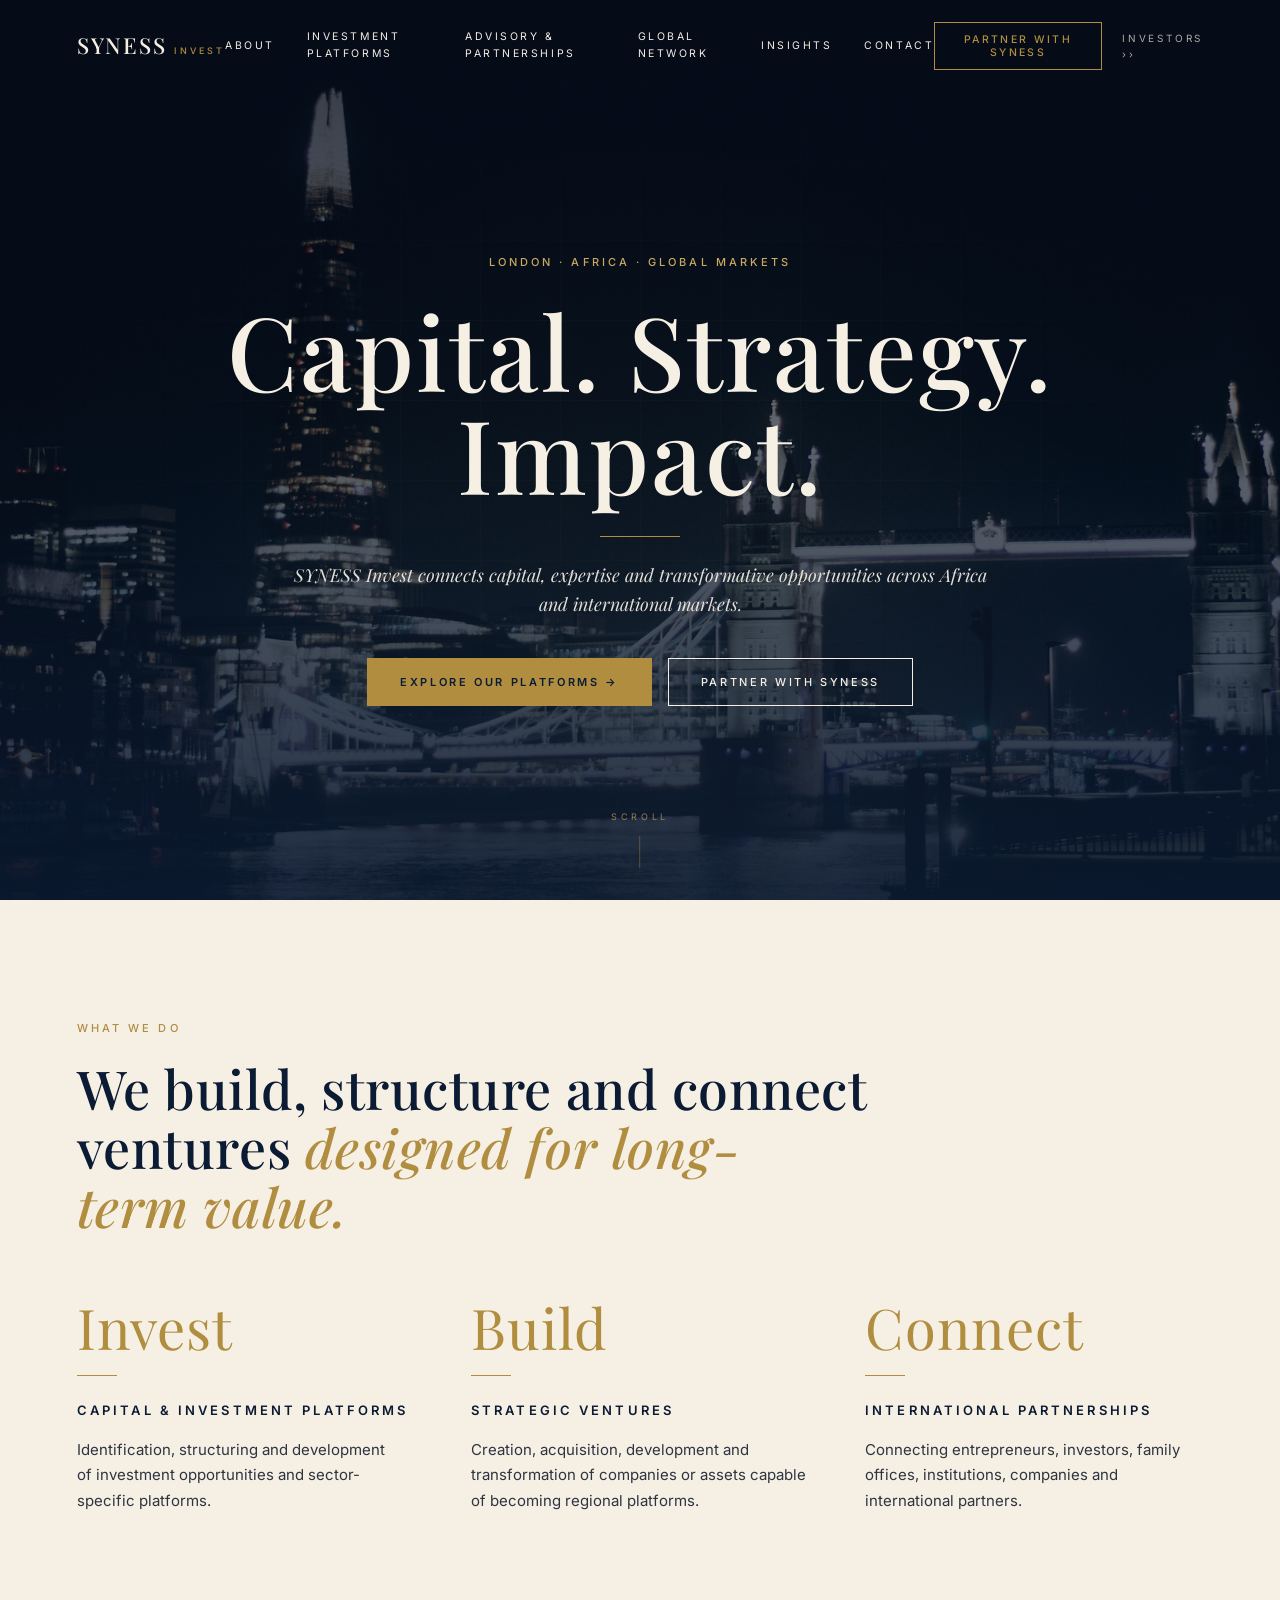
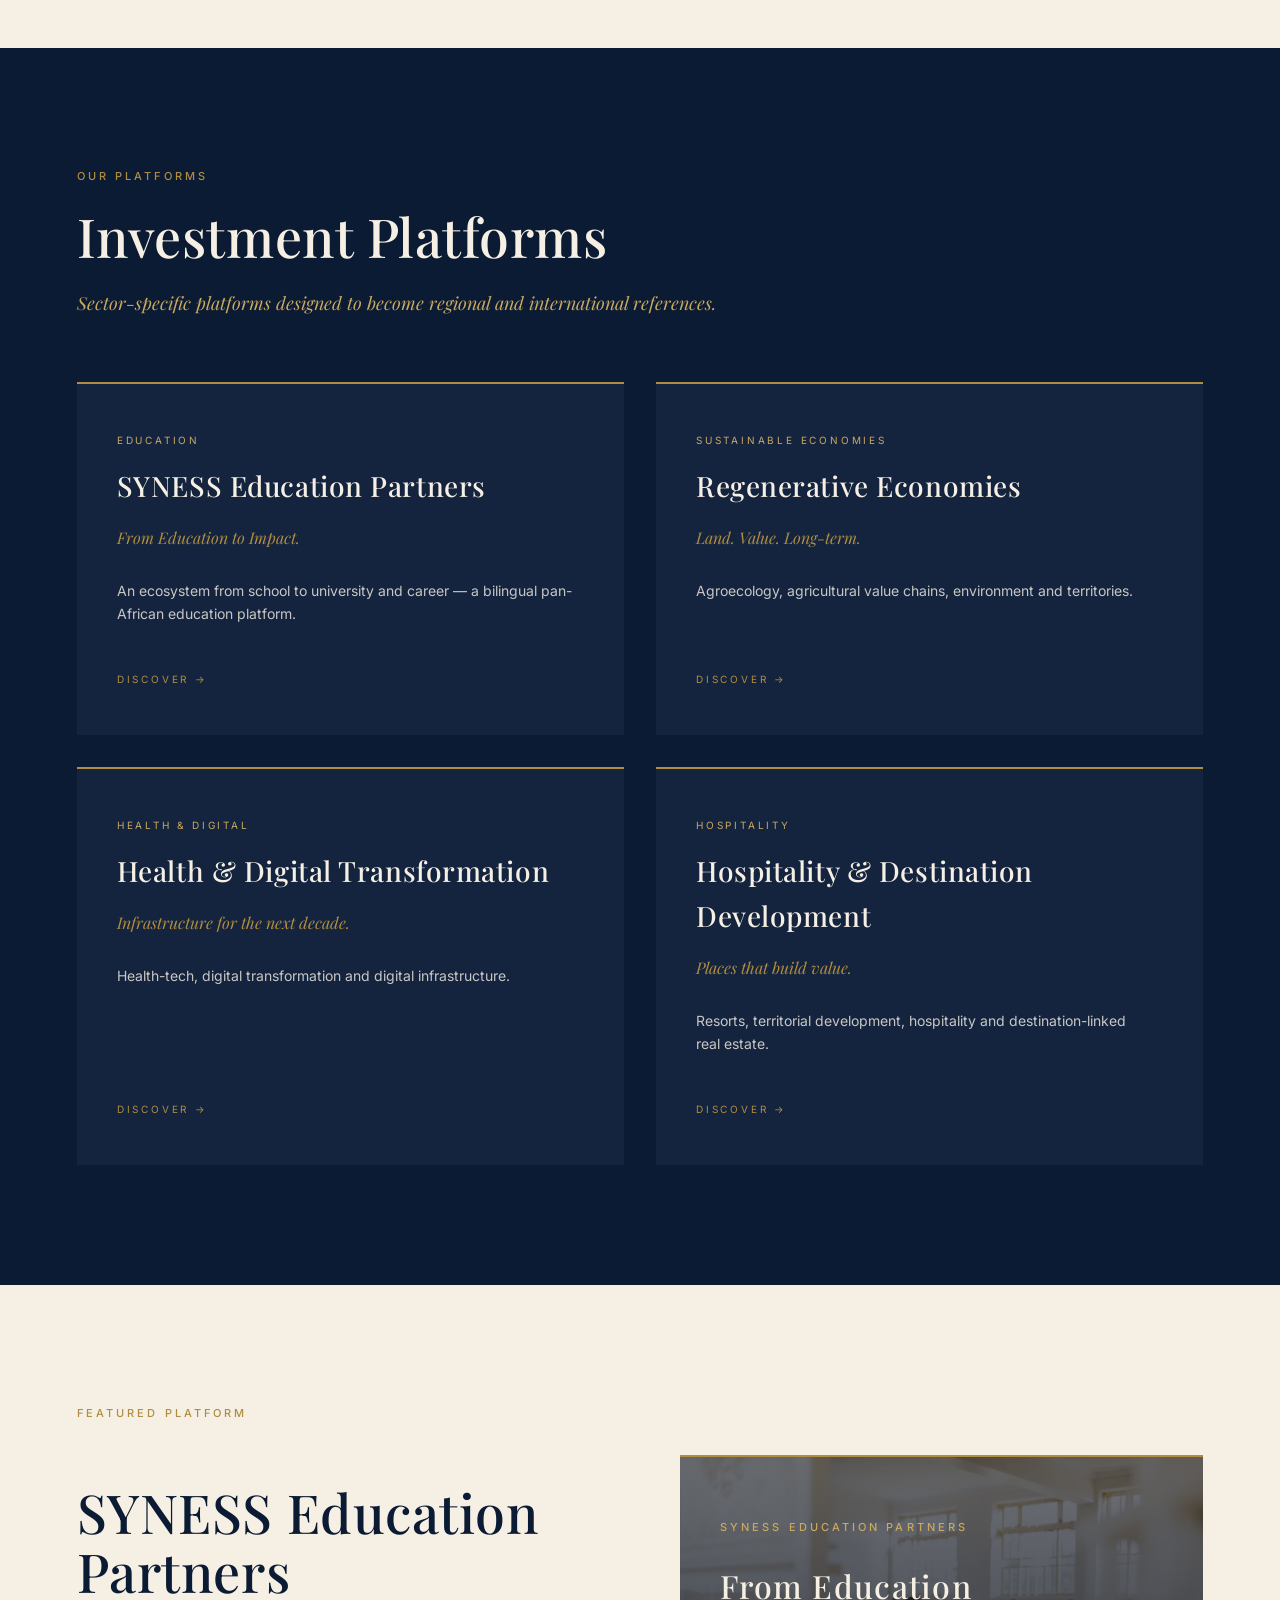
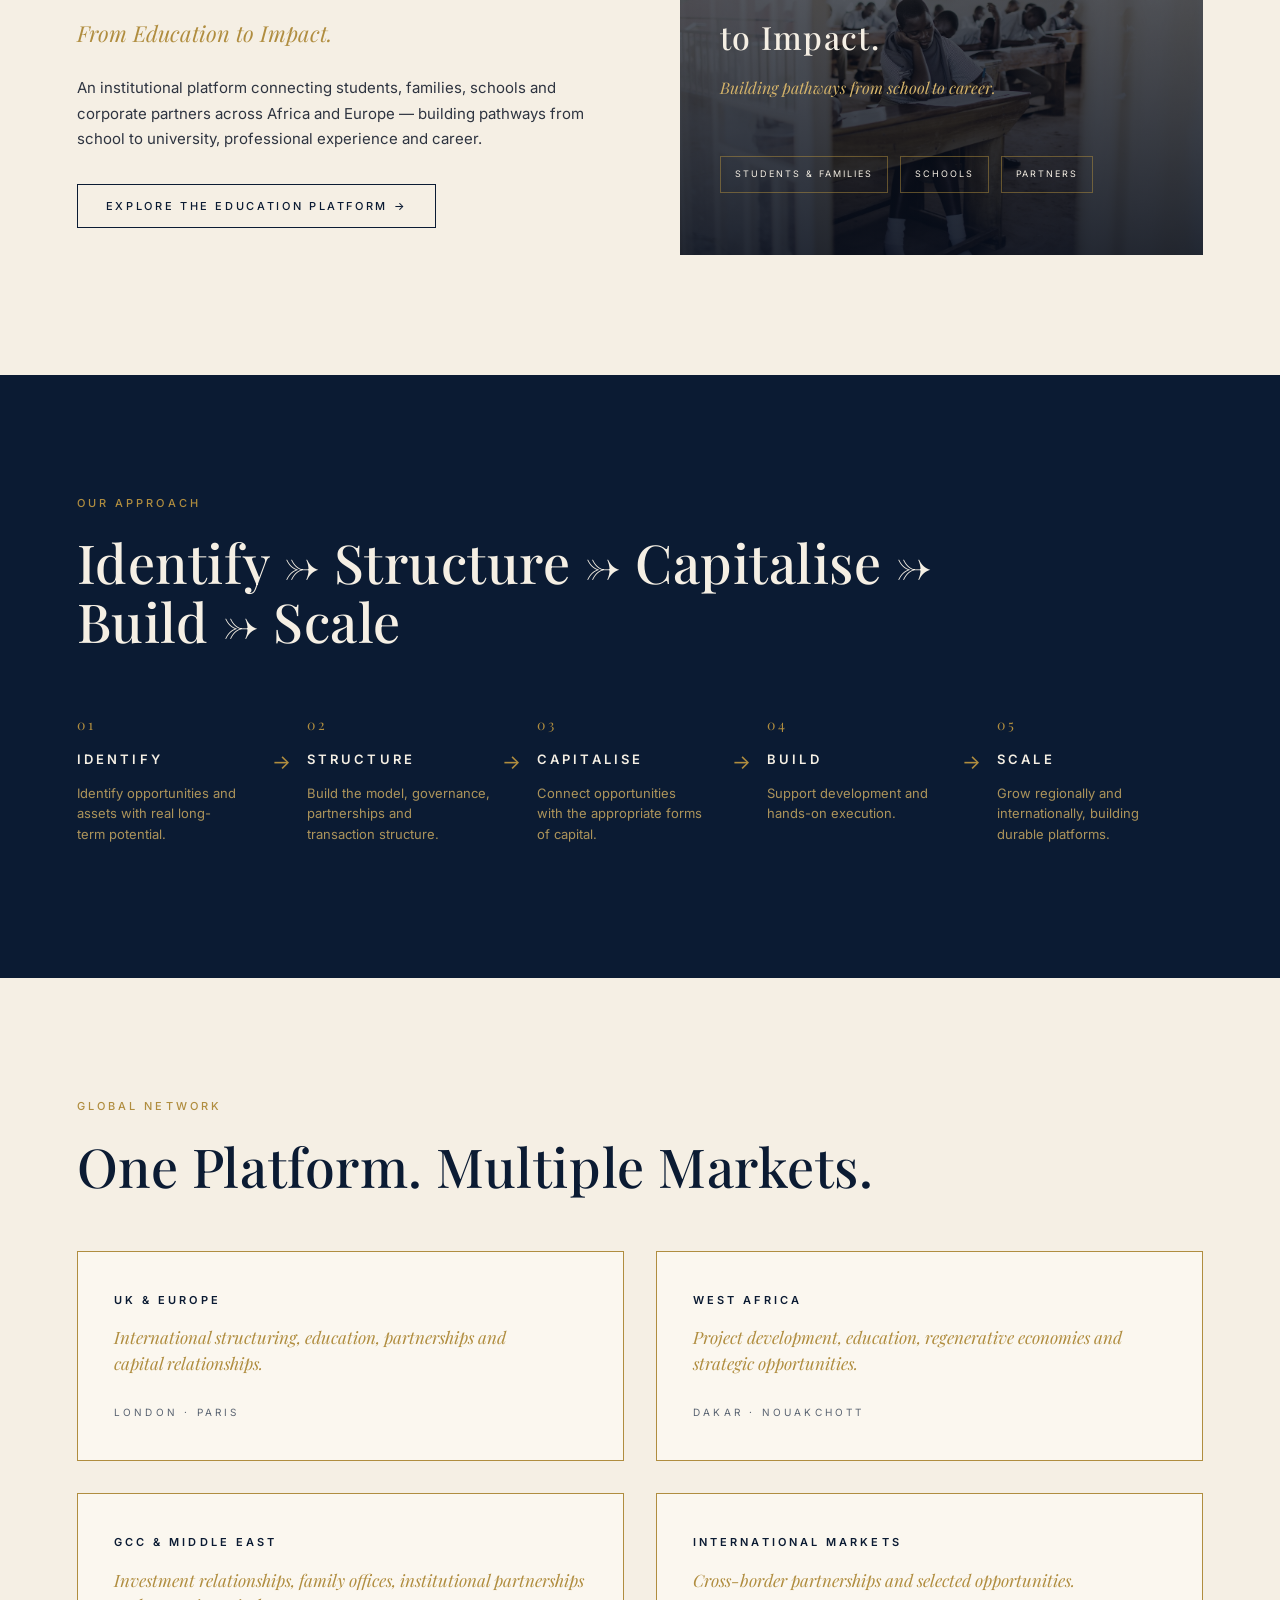
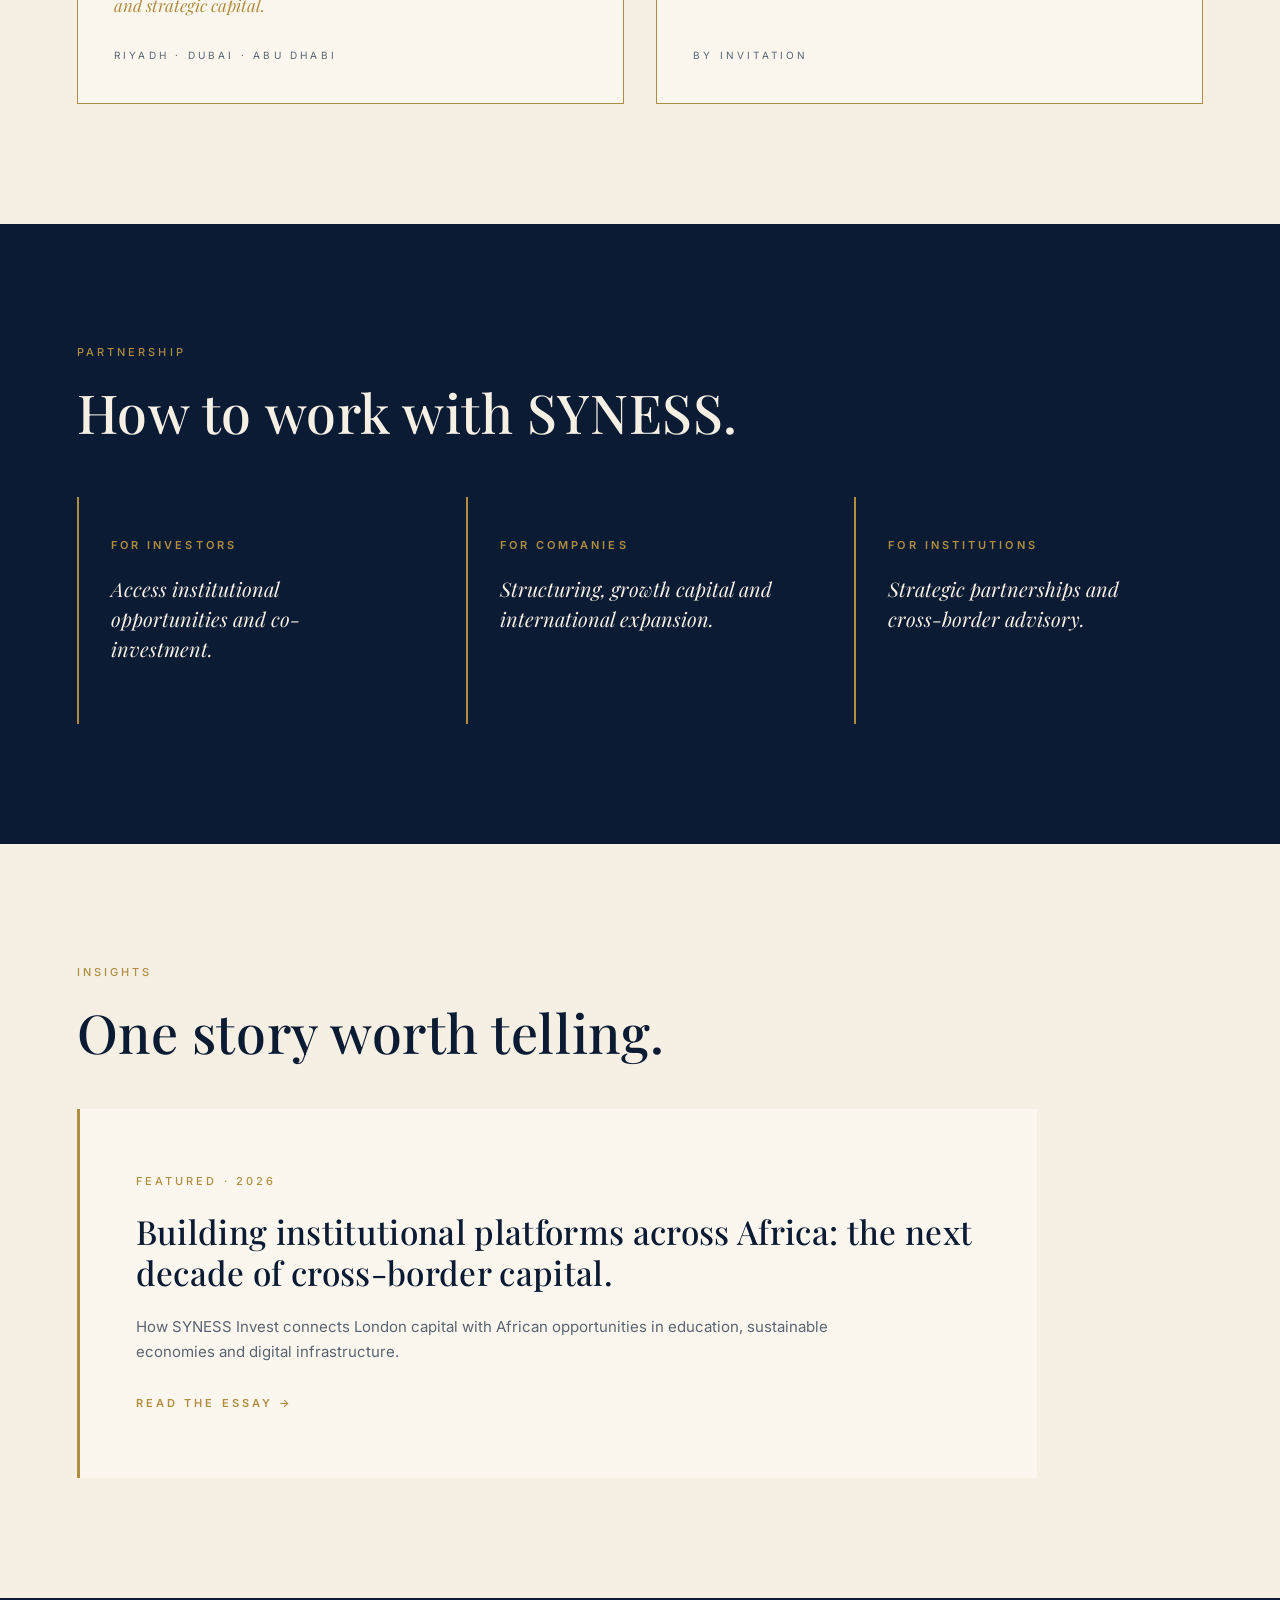
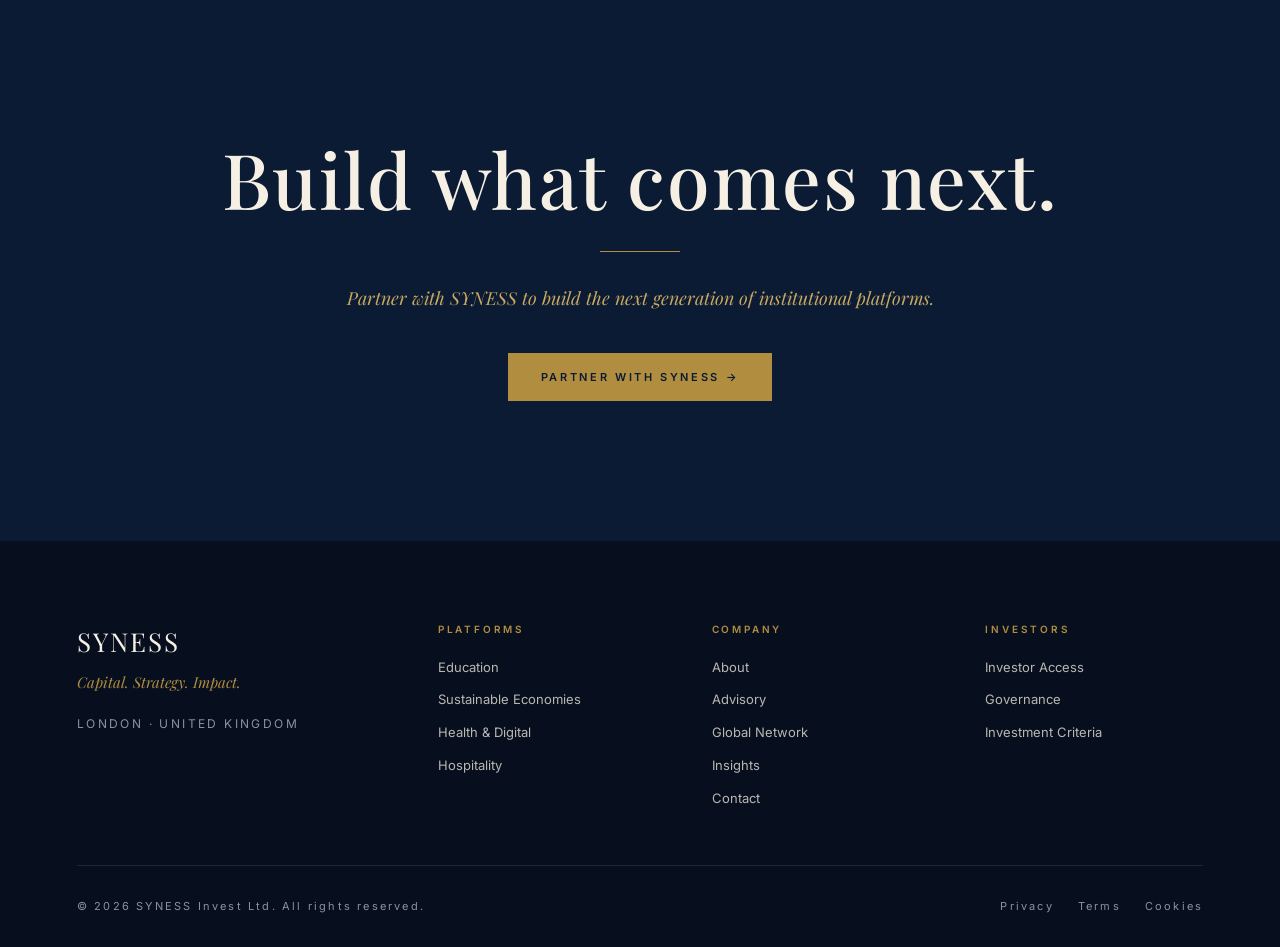
<file: index.backup.html>
<!DOCTYPE html>
<html lang="en" data-theme="light">
  <head>
    <meta charset="utf-8" />
    <meta name="viewport" content="width=device-width, initial-scale=1" />
    <title>SYNESS INVEST — Capital. Strategy. Impact.</title>
    <link rel="preconnect" href="https://fonts.googleapis.com" />
    <link rel="preconnect" href="https://fonts.gstatic.com" crossorigin />
    <link
      href="https://fonts.googleapis.com/css2?family=Playfair+Display:ital,wght@0,400;0,500;0,600;0,700;1,400;1,500&family=Inter:wght@300;400;500;600;700&display=swap"
      rel="stylesheet"
    />
    <style>
      :root {
        --navy: #0b1b33;
        --navy-soft: #14243f;
        --navy-deep: #070f1f;
        --ivory: #f5efe4;
        --ivory-soft: #fbf7ef;
        --gold: #b08d3f;
        --gold-soft: #c9a961;
        --gold-bright: #d4b36a;
        --anthracite: #2e3440;
        --grey: #5a6472;
        --grey-soft: #8892a0;
        --rule: rgba(176, 141, 63, 0.25);
        --rule-strong: rgba(176, 141, 63, 0.6);
      }
      * {
        box-sizing: border-box;
      }
      html,
      body {
        margin: 0;
        padding: 0;
      }
      body {
        font-family:
          'Inter',
          -apple-system,
          sans-serif;
        font-size: 16px;
        line-height: 1.6;
        color: var(--anthracite);
        background: var(--ivory);
        -webkit-font-smoothing: antialiased;
        text-wrap: pretty;
      }
      a {
        color: inherit;
        text-decoration: none;
      }
      button {
        font-family: inherit;
        background: none;
        border: none;
        padding: 0;
        cursor: pointer;
        color: inherit;
      }

      /* ========= TYPOGRAPHY ========= */
      .serif {
        font-family: 'Playfair Display', serif;
      }
      .overline {
        font-family: 'Inter', sans-serif;
        font-size: 11px;
        letter-spacing: 0.28em;
        text-transform: uppercase;
        color: var(--gold);
        font-weight: 500;
      }
      .overline-ivory {
        color: var(--gold-soft);
      }
      h1,
      h2,
      h3,
      h4 {
        font-family: 'Playfair Display', serif;
        font-weight: 500;
        letter-spacing: 0.01em;
        margin: 0;
      }

      /* ========= HEADER ========= */
      .site-header {
        position: fixed;
        top: 0;
        left: 0;
        right: 0;
        z-index: 100;
        padding: 22px 6%;
        display: flex;
        align-items: center;
        justify-content: space-between;
        background: transparent;
        transition:
          background 0.35s ease,
          padding 0.35s ease,
          border-color 0.35s ease;
        border-bottom: 1px solid transparent;
      }
      .site-header.scrolled,
      .site-header.opaque {
        background: rgba(11, 27, 51, 0.96);
        backdrop-filter: blur(10px);
        padding: 14px 6%;
        border-bottom: 1px solid rgba(176, 141, 63, 0.2);
      }
      .brand {
        display: flex;
        align-items: baseline;
        gap: 8px;
        cursor: pointer;
      }
      .brand .name {
        font-family: 'Playfair Display', serif;
        font-size: 22px;
        font-weight: 500;
        letter-spacing: 0.08em;
        color: var(--ivory);
      }
      .brand .sub {
        font-family: 'Inter', sans-serif;
        font-size: 9px;
        letter-spacing: 0.35em;
        text-transform: uppercase;
        color: var(--gold);
        font-weight: 500;
      }
      .nav {
        display: flex;
        gap: 32px;
        align-items: center;
      }
      .nav a {
        font-family: 'Inter', sans-serif;
        font-size: 10.5px;
        letter-spacing: 0.24em;
        text-transform: uppercase;
        color: var(--ivory);
        font-weight: 400;
        transition: color 0.25s ease;
        cursor: pointer;
      }
      .nav a:hover,
      .nav a.active {
        color: var(--gold-bright);
      }
      .header-right {
        display: flex;
        gap: 20px;
        align-items: center;
      }
      .btn-outline-gold {
        border: 1px solid var(--gold);
        color: var(--gold);
        padding: 10px 20px;
        font-size: 10.5px;
        letter-spacing: 0.22em;
        text-transform: uppercase;
        font-weight: 500;
        transition: all 0.3s ease;
        cursor: pointer;
        background: transparent;
      }
      .btn-outline-gold:hover {
        background: var(--gold);
        color: var(--navy);
      }
      .investors-link {
        font-size: 10px;
        letter-spacing: 0.28em;
        text-transform: uppercase;
        color: var(--ivory);
        opacity: 0.7;
        transition:
          opacity 0.25s ease,
          color 0.25s ease;
        cursor: pointer;
      }
      .investors-link:hover {
        opacity: 1;
        color: var(--gold-bright);
      }
      .hamburger {
        display: none;
        flex-direction: column;
        gap: 5px;
        cursor: pointer;
        padding: 8px;
      }
      .hamburger span {
        display: block;
        width: 24px;
        height: 1.5px;
        background: var(--ivory);
      }

      /* Mobile menu panel */
      .mobile-panel {
        position: fixed;
        top: 0;
        right: 0;
        height: 100%;
        width: min(340px, 80%);
        background: var(--navy);
        z-index: 99;
        transform: translateX(100%);
        transition: transform 0.4s ease;
        padding: 100px 40px 40px;
        display: flex;
        flex-direction: column;
        gap: 24px;
        border-left: 1px solid var(--rule-strong);
      }
      .mobile-panel.open {
        transform: translateX(0);
      }
      .mobile-panel a {
        font-size: 12px;
        letter-spacing: 0.24em;
        text-transform: uppercase;
        color: var(--ivory);
        padding: 12px 0;
        border-bottom: 1px solid rgba(255, 255, 255, 0.08);
        cursor: pointer;
      }

      /* ========= VIEWS ========= */
      .view {
        display: none;
        animation: fadeIn 0.4s ease;
      }
      .view.active {
        display: block;
      }
      @keyframes fadeIn {
        from {
          opacity: 0;
          transform: translateY(8px);
        }
        to {
          opacity: 1;
          transform: none;
        }
      }

      /* ========= HERO (HOMEPAGE) ========= */
      .hero {
        min-height: 100vh;
        background:
          radial-gradient(ellipse at 50% 100%, rgba(176, 141, 63, 0.08) 0%, transparent 60%),
          linear-gradient(180deg, var(--navy) 0%, var(--navy-soft) 100%);
        color: var(--ivory);
        display: flex;
        flex-direction: column;
        justify-content: center;
        align-items: center;
        text-align: center;
        padding: 140px 6% 80px;
        position: relative;
        overflow: hidden;
      }
      .hero-bg {
        position: absolute;
        inset: 0;
        width: 100%;
        height: 100%;
        object-fit: cover;
        z-index: 0;
        filter: saturate(0.55) brightness(0.62) contrast(1.05);
      }
      .hero::before {
        content: '';
        position: absolute;
        inset: 0;
        z-index: 1;
        background-image:
          linear-gradient(rgba(176, 141, 63, 0.05) 1px, transparent 1px),
          linear-gradient(90deg, rgba(176, 141, 63, 0.05) 1px, transparent 1px);
        background-size: 80px 80px;
        mask-image: radial-gradient(ellipse at center, black 30%, transparent 75%);
        -webkit-mask-image: radial-gradient(ellipse at center, black 30%, transparent 75%);
        pointer-events: none;
      }
      .hero::after {
        content: '';
        position: absolute;
        inset: 0;
        z-index: 2;
        background:
          linear-gradient(180deg, rgba(7, 15, 31, 0.74) 0%, rgba(11, 27, 51, 0.42) 45%, rgba(11, 27, 51, 0.88) 100%),
          radial-gradient(ellipse at 50% 100%, rgba(176, 141, 63, 0.12) 0%, transparent 60%);
        pointer-events: none;
      }
      .hero-inner {
        position: relative;
        z-index: 3;
        max-width: 1100px;
      }
      .hero .overline {
        margin-bottom: 28px;
      }
      .hero h1 {
        font-size: clamp(48px, 8vw, 120px);
        line-height: 1;
        letter-spacing: 0.02em;
        color: var(--ivory);
        margin-bottom: 32px;
      }
      .rule-gold {
        width: 80px;
        height: 1px;
        background: var(--gold);
        margin: 24px auto;
      }
      .hero p.sub {
        font-family: 'Playfair Display', serif;
        font-style: italic;
        font-size: clamp(16px, 1.4vw, 20px);
        max-width: 720px;
        margin: 24px auto 40px;
        color: var(--ivory);
        opacity: 0.92;
        line-height: 1.6;
      }
      .hero-cta {
        display: flex;
        gap: 16px;
        justify-content: center;
        flex-wrap: wrap;
        margin-top: 16px;
      }
      .btn-gold {
        background: var(--gold);
        color: var(--navy);
        padding: 16px 32px;
        font-size: 11px;
        letter-spacing: 0.24em;
        text-transform: uppercase;
        font-weight: 600;
        cursor: pointer;
        transition: all 0.3s ease;
        border: 1px solid var(--gold);
      }
      .btn-gold:hover {
        background: var(--gold-bright);
        border-color: var(--gold-bright);
      }
      .btn-ivory-outline {
        background: transparent;
        color: var(--ivory);
        padding: 16px 32px;
        font-size: 11px;
        letter-spacing: 0.24em;
        text-transform: uppercase;
        font-weight: 500;
        cursor: pointer;
        transition: all 0.3s ease;
        border: 1px solid var(--ivory);
      }
      .btn-ivory-outline:hover {
        background: var(--ivory);
        color: var(--navy);
      }
      .scroll-hint {
        position: absolute;
        bottom: 32px;
        left: 50%;
        transform: translateX(-50%);
        z-index: 3;
        font-size: 9px;
        letter-spacing: 0.4em;
        text-transform: uppercase;
        color: var(--gold-soft);
        opacity: 0.7;
      }
      .scroll-hint::after {
        content: '';
        display: block;
        width: 1px;
        height: 32px;
        background: var(--gold);
        margin: 12px auto 0;
        opacity: 0.6;
      }

      /* ========= SECTIONS ========= */
      .section {
        padding: 120px 6%;
      }
      .section-ivory {
        background: var(--ivory);
      }
      .section-navy {
        background: var(--navy);
        color: var(--ivory);
      }
      .section-navy-deep {
        background: var(--navy-deep);
        color: var(--ivory);
      }
      .section-inner {
        max-width: 1280px;
        margin: 0 auto;
      }
      .section-eyebrow {
        margin-bottom: 20px;
      }
      .section-title {
        font-size: clamp(32px, 4.2vw, 56px);
        line-height: 1.1;
        color: var(--navy);
        margin-bottom: 24px;
        max-width: 900px;
      }
      .section-navy .section-title,
      .section-navy-deep .section-title {
        color: var(--ivory);
      }
      .section-title.italic-part em {
        font-style: italic;
        color: var(--gold);
      }
      .section-intro {
        font-family: 'Playfair Display', serif;
        font-style: italic;
        font-size: 18px;
        color: var(--grey);
        max-width: 720px;
        margin-bottom: 56px;
        line-height: 1.6;
      }
      .section-navy .section-intro,
      .section-navy-deep .section-intro {
        color: var(--gold-soft);
      }

      /* ========= WHAT WE DO (3 cols) ========= */
      .triptych {
        display: grid;
        grid-template-columns: repeat(3, 1fr);
        gap: 56px;
        margin-top: 64px;
      }
      .triptych .col .word {
        font-family: 'Playfair Display', serif;
        font-size: 56px;
        color: var(--gold);
        line-height: 1;
        letter-spacing: 0.02em;
        margin-bottom: 20px;
      }
      .triptych .col .rule {
        width: 40px;
        height: 1px;
        background: var(--gold);
        margin-bottom: 24px;
      }
      .triptych .col h3 {
        font-family: 'Inter', sans-serif;
        font-size: 13px;
        letter-spacing: 0.24em;
        text-transform: uppercase;
        color: var(--navy);
        margin-bottom: 16px;
        font-weight: 600;
      }
      .triptych .col p {
        color: var(--anthracite);
        font-size: 15px;
        line-height: 1.7;
      }

      /* ========= PLATFORMS 2x2 ========= */
      .platforms-grid {
        display: grid;
        grid-template-columns: repeat(2, 1fr);
        gap: 32px;
        margin-top: 64px;
      }
      .platform-card {
        background: var(--navy-soft);
        padding: 48px 40px;
        border-top: 2px solid var(--gold);
        cursor: pointer;
        transition:
          transform 0.4s ease,
          border-color 0.4s ease,
          background 0.4s ease;
        display: flex;
        flex-direction: column;
        gap: 16px;
        min-height: 280px;
      }
      .platform-card:hover {
        transform: translateY(-6px);
        border-top-width: 3px;
        background: #1a2c4a;
      }
      .platform-card .cap {
        font-size: 10px;
        letter-spacing: 0.28em;
        text-transform: uppercase;
        color: var(--gold-soft);
      }
      .platform-card h3 {
        font-family: 'Playfair Display', serif;
        font-size: 28px;
        color: var(--ivory);
        letter-spacing: 0.02em;
      }
      .platform-card .baseline {
        font-family: 'Playfair Display', serif;
        font-style: italic;
        font-size: 16px;
        color: var(--gold);
      }
      .platform-card p {
        color: var(--ivory);
        opacity: 0.8;
        font-size: 14px;
        line-height: 1.6;
      }
      .platform-card .cta-inline {
        margin-top: auto;
        font-size: 10px;
        letter-spacing: 0.28em;
        text-transform: uppercase;
        color: var(--gold);
        padding-top: 16px;
      }

      /* ========= FEATURED PLATFORM ========= */
      .featured {
        display: grid;
        grid-template-columns: 1fr 1fr;
        gap: 80px;
        align-items: center;
        margin-top: 32px;
      }
      .featured h2 {
        font-family: 'Playfair Display', serif;
        font-size: clamp(36px, 4.2vw, 56px);
        line-height: 1.1;
        color: var(--navy);
        margin-bottom: 16px;
      }
      .featured .baseline {
        font-family: 'Playfair Display', serif;
        font-style: italic;
        font-size: 22px;
        color: var(--gold);
        margin-bottom: 24px;
      }
      .featured p {
        font-size: 15px;
        line-height: 1.7;
        color: var(--anthracite);
        margin-bottom: 32px;
        max-width: 520px;
      }
      .btn-navy-outline {
        background: transparent;
        color: var(--navy);
        padding: 14px 28px;
        font-size: 11px;
        letter-spacing: 0.24em;
        text-transform: uppercase;
        font-weight: 500;
        cursor: pointer;
        transition: all 0.3s ease;
        border: 1px solid var(--navy);
        display: inline-block;
      }
      .btn-navy-outline:hover {
        background: var(--navy);
        color: var(--ivory);
      }
      .featured-mock {
        background: linear-gradient(160deg, rgba(11, 27, 51, 0.4), rgba(20, 36, 63, 0.55));
        padding: 56px 40px;
        color: var(--ivory);
        border-top: 2px solid var(--gold);
        min-height: 400px;
        display: flex;
        flex-direction: column;
        justify-content: center;
        position: relative;
        overflow: hidden;
      }
      .featured-mock img.fm-bg {
        position: absolute;
        inset: 0;
        width: 100%;
        height: 100%;
        object-fit: cover;
        z-index: 0;
        filter: saturate(0.5) brightness(0.6) contrast(1.05);
      }
      .featured-mock::after {
        content: '';
        position: absolute;
        inset: 0;
        z-index: 1;
        background: linear-gradient(180deg, rgba(7, 15, 31, 0.3) 0%, rgba(7, 15, 31, 0.78) 100%);
        pointer-events: none;
      }
      .featured-mock > *:not(img.fm-bg) {
        position: relative;
        z-index: 2;
      }
      .featured-mock .overline {
        color: var(--gold-soft);
        margin-bottom: 24px;
      }
      .featured-mock h4 {
        font-family: 'Playfair Display', serif;
        font-size: 32px;
        letter-spacing: 0.04em;
        margin-bottom: 12px;
      }
      .featured-mock .m-baseline {
        font-family: 'Playfair Display', serif;
        font-style: italic;
        color: var(--gold-bright);
        margin-bottom: 32px;
      }
      .featured-mock .m-doors {
        display: flex;
        gap: 12px;
        margin-top: 24px;
        flex-wrap: wrap;
      }
      .featured-mock .m-door {
        border: 1px solid rgba(176, 141, 63, 0.5);
        padding: 10px 14px;
        font-size: 9px;
        letter-spacing: 0.22em;
        text-transform: uppercase;
        color: var(--ivory);
      }

      /* ========= APPROACH ========= */
      .approach-row {
        display: grid;
        grid-template-columns: repeat(5, 1fr);
        gap: 24px;
        margin-top: 64px;
        position: relative;
      }
      .approach-step {
        position: relative;
        padding-right: 16px;
      }
      .approach-step .num {
        font-family: 'Playfair Display', serif;
        font-size: 14px;
        color: var(--gold);
        letter-spacing: 0.2em;
        margin-bottom: 12px;
      }
      .approach-step h4 {
        font-family: 'Inter', sans-serif;
        font-size: 13px;
        letter-spacing: 0.24em;
        text-transform: uppercase;
        color: var(--ivory);
        margin-bottom: 12px;
        font-weight: 600;
      }
      .approach-step p {
        font-size: 13px;
        color: var(--gold-soft);
        line-height: 1.6;
        opacity: 0.85;
      }
      .approach-step:not(:last-child)::after {
        content: '→';
        position: absolute;
        right: -8px;
        top: 32px;
        color: var(--gold);
        font-size: 20px;
      }

      /* ========= NETWORK ========= */
      .network-grid {
        display: grid;
        grid-template-columns: repeat(2, 1fr);
        gap: 32px;
        margin-top: 56px;
      }
      .network-card {
        border: 1px solid var(--gold);
        padding: 40px 36px;
        background: var(--ivory-soft);
        display: flex;
        flex-direction: column;
        gap: 16px;
        transition: background 0.3s ease;
      }
      .network-card:hover {
        background: #fff;
      }
      .network-card .label {
        font-size: 11px;
        letter-spacing: 0.28em;
        text-transform: uppercase;
        color: var(--navy);
        font-weight: 600;
      }
      .network-card .copy {
        font-family: 'Playfair Display', serif;
        font-style: italic;
        font-size: 17px;
        color: var(--gold);
        line-height: 1.5;
      }
      .network-card .cities {
        font-size: 10px;
        letter-spacing: 0.32em;
        text-transform: uppercase;
        color: var(--grey);
        margin-top: auto;
        padding-top: 12px;
      }

      /* ========= PARTNERSHIP ========= */
      .partnership-row {
        display: grid;
        grid-template-columns: repeat(3, 1fr);
        gap: 40px;
        margin-top: 56px;
      }
      .partnership-block {
        padding: 40px 32px;
        border-left: 2px solid var(--gold);
        cursor: pointer;
        transition: background 0.3s ease;
      }
      .partnership-block:hover {
        background: rgba(176, 141, 63, 0.06);
      }
      .partnership-block .lbl {
        font-size: 11px;
        letter-spacing: 0.28em;
        text-transform: uppercase;
        color: var(--gold);
        margin-bottom: 20px;
        font-weight: 600;
      }
      .partnership-block p {
        font-family: 'Playfair Display', serif;
        font-style: italic;
        font-size: 20px;
        color: var(--ivory);
        line-height: 1.5;
      }

      /* ========= INSIGHT ========= */
      .insight-card {
        margin-top: 48px;
        padding: 64px 56px;
        background: var(--ivory-soft);
        border-left: 3px solid var(--gold);
        max-width: 960px;
      }
      .insight-card .overline {
        margin-bottom: 20px;
      }
      .insight-card h3 {
        font-family: 'Playfair Display', serif;
        font-size: clamp(24px, 2.6vw, 36px);
        color: var(--navy);
        margin-bottom: 20px;
        line-height: 1.25;
      }
      .insight-card p {
        color: var(--grey);
        font-size: 15px;
        line-height: 1.7;
        margin-bottom: 24px;
        max-width: 720px;
      }
      .read-more {
        display: inline-block;
        font-size: 11px;
        letter-spacing: 0.28em;
        text-transform: uppercase;
        color: var(--gold);
        font-weight: 600;
        cursor: pointer;
        transition: color 0.25s ease;
      }
      .read-more:hover {
        color: var(--navy);
      }

      /* ========= FINAL CTA ========= */
      .final-cta {
        padding: 140px 6%;
        text-align: center;
        background: var(--navy);
        color: var(--ivory);
      }
      .final-cta h2 {
        font-family: 'Playfair Display', serif;
        font-size: clamp(40px, 6vw, 88px);
        line-height: 1.05;
        color: var(--ivory);
        letter-spacing: 0.02em;
        margin-bottom: 32px;
      }
      .final-cta p {
        font-family: 'Playfair Display', serif;
        font-style: italic;
        font-size: clamp(16px, 1.4vw, 20px);
        color: var(--gold-soft);
        max-width: 640px;
        margin: 32px auto 40px;
        line-height: 1.6;
      }

      /* ========= FOOTER ========= */
      .footer {
        background: var(--navy-deep);
        color: var(--ivory);
        padding: 80px 6% 32px;
      }
      .footer-grid {
        max-width: 1280px;
        margin: 0 auto;
        display: grid;
        grid-template-columns: 1.4fr 1fr 1fr 1fr;
        gap: 56px;
        padding-bottom: 56px;
        border-bottom: 1px solid rgba(255, 255, 255, 0.1);
      }
      .footer .brand-block .name {
        font-family: 'Playfair Display', serif;
        font-size: 26px;
        letter-spacing: 0.08em;
        color: var(--ivory);
        margin-bottom: 8px;
      }
      .footer .brand-block .tag {
        font-family: 'Playfair Display', serif;
        font-style: italic;
        color: var(--gold);
        font-size: 15px;
        margin-bottom: 20px;
      }
      .footer .brand-block .addr {
        font-size: 12px;
        letter-spacing: 0.2em;
        text-transform: uppercase;
        color: var(--grey-soft);
      }
      .footer h5 {
        font-family: 'Inter', sans-serif;
        font-size: 10px;
        letter-spacing: 0.28em;
        text-transform: uppercase;
        color: var(--gold);
        margin: 0 0 20px;
        font-weight: 600;
      }
      .footer ul {
        list-style: none;
        padding: 0;
        margin: 0;
        display: flex;
        flex-direction: column;
        gap: 12px;
      }
      .footer ul li {
        font-size: 13px;
        color: var(--ivory);
        opacity: 0.75;
        cursor: pointer;
        transition:
          color 0.25s ease,
          opacity 0.25s ease;
      }
      .footer ul li:hover {
        color: var(--gold-bright);
        opacity: 1;
      }
      .footer-bottom {
        max-width: 1280px;
        margin: 32px auto 0;
        display: flex;
        justify-content: space-between;
        align-items: center;
        font-size: 11px;
        letter-spacing: 0.2em;
        color: var(--grey-soft);
        flex-wrap: wrap;
        gap: 16px;
      }
      .footer-bottom .legal {
        display: flex;
        gap: 24px;
      }
      .footer-bottom .legal a {
        transition: color 0.25s ease;
      }
      .footer-bottom .legal a:hover {
        color: var(--gold-bright);
      }

      /* ========= INTERNAL VIEWS ========= */
      .view-hero {
        padding: 180px 6% 100px;
        background: linear-gradient(180deg, var(--navy) 0%, var(--navy-soft) 100%);
        color: var(--ivory);
        text-align: center;
        position: relative;
      }
      .view-hero::before {
        content: '';
        position: absolute;
        inset: 0;
        background-image:
          linear-gradient(rgba(176, 141, 63, 0.05) 1px, transparent 1px),
          linear-gradient(90deg, rgba(176, 141, 63, 0.05) 1px, transparent 1px);
        background-size: 60px 60px;
        mask-image: radial-gradient(ellipse at center, black 20%, transparent 70%);
        -webkit-mask-image: radial-gradient(ellipse at center, black 20%, transparent 70%);
      }
      .view-hero-inner {
        max-width: 1000px;
        margin: 0 auto;
        position: relative;
        z-index: 2;
      }
      .view-hero h1 {
        font-family: 'Playfair Display', serif;
        font-size: clamp(40px, 6vw, 80px);
        line-height: 1.05;
        color: var(--ivory);
        margin: 24px 0;
        letter-spacing: 0.02em;
      }
      .view-hero p {
        font-family: 'Playfair Display', serif;
        font-style: italic;
        font-size: 19px;
        color: var(--gold-soft);
        max-width: 640px;
        margin: 24px auto 0;
        line-height: 1.6;
      }
      .back-link {
        display: inline-block;
        margin-bottom: 24px;
        font-size: 10px;
        letter-spacing: 0.28em;
        text-transform: uppercase;
        color: var(--gold);
        cursor: pointer;
        transition: color 0.25s ease;
      }
      .back-link:hover {
        color: var(--gold-bright);
      }

      /* Investment platforms detail sections */
      .platform-section {
        padding: 120px 6%;
      }
      .platform-section .inner {
        max-width: 1100px;
        margin: 0 auto;
      }
      .platform-section .cap {
        font-size: 11px;
        letter-spacing: 0.32em;
        text-transform: uppercase;
        color: var(--gold);
        margin-bottom: 20px;
      }
      .platform-section h2 {
        font-family: 'Playfair Display', serif;
        font-size: clamp(32px, 4.2vw, 56px);
        line-height: 1.1;
        margin-bottom: 20px;
      }
      .platform-section .baseline {
        font-family: 'Playfair Display', serif;
        font-style: italic;
        font-size: 20px;
        color: var(--gold);
        margin-bottom: 32px;
      }
      .platform-section p {
        font-size: 15px;
        line-height: 1.8;
        margin-bottom: 20px;
        max-width: 820px;
      }
      .platform-section ul.themes {
        list-style: none;
        padding: 0;
        margin: 32px 0;
        display: grid;
        grid-template-columns: repeat(2, 1fr);
        gap: 12px 32px;
        max-width: 820px;
      }
      .platform-section ul.themes li {
        padding-left: 20px;
        position: relative;
        font-size: 14px;
        color: inherit;
        opacity: 0.9;
      }
      .platform-section ul.themes li::before {
        content: '—';
        position: absolute;
        left: 0;
        color: var(--gold);
      }

      /* Education landing */
      .doors-grid {
        display: grid;
        grid-template-columns: repeat(3, 1fr);
        gap: 32px;
        margin-top: 56px;
      }
      .door-card {
        background: var(--ivory-soft);
        padding: 48px 36px;
        border-top: 2px solid var(--gold);
        display: flex;
        flex-direction: column;
        gap: 20px;
        cursor: pointer;
        transition:
          transform 0.4s ease,
          background 0.4s ease;
        min-height: 280px;
      }
      .door-card:hover {
        transform: translateY(-6px);
        background: #fff;
      }
      .door-card .lbl {
        font-size: 12px;
        letter-spacing: 0.28em;
        text-transform: uppercase;
        color: var(--navy);
        font-weight: 600;
      }
      .door-card h3 {
        font-family: 'Playfair Display', serif;
        font-size: 26px;
        color: var(--navy);
        line-height: 1.2;
      }
      .door-card p {
        font-size: 14px;
        color: var(--grey);
        line-height: 1.6;
      }
      .door-card .cta {
        margin-top: auto;
        font-family: 'Playfair Display', serif;
        font-style: italic;
        font-size: 15px;
        color: var(--gold);
      }

      .timeline {
        display: grid;
        grid-template-columns: repeat(5, 1fr);
        gap: 16px;
        margin-top: 56px;
        position: relative;
      }
      .timeline .step {
        text-align: center;
        position: relative;
        padding: 0 8px;
      }
      .timeline .step .n {
        font-family: 'Playfair Display', serif;
        font-size: 32px;
        color: var(--gold);
        margin-bottom: 12px;
      }
      .timeline .step .lbl {
        font-size: 11px;
        letter-spacing: 0.24em;
        text-transform: uppercase;
        color: var(--ivory);
        font-weight: 500;
      }
      .timeline .step:not(:last-child)::after {
        content: '→';
        position: absolute;
        right: -12px;
        top: 12px;
        color: var(--gold);
        font-size: 18px;
      }

      .subnav-row {
        display: flex;
        gap: 32px;
        flex-wrap: wrap;
        margin-top: 32px;
        padding: 24px 0;
        border-top: 1px solid var(--rule);
        border-bottom: 1px solid var(--rule);
      }
      .subnav-row a {
        font-size: 11px;
        letter-spacing: 0.24em;
        text-transform: uppercase;
        color: var(--navy);
        cursor: pointer;
        padding: 8px 0;
        transition: color 0.25s ease;
        font-weight: 500;
      }
      .subnav-row a:hover {
        color: var(--gold);
      }

      /* Investors gate */
      .investor-form {
        max-width: 640px;
        margin: 56px auto 32px;
        background: var(--navy-soft);
        padding: 48px 40px;
        border-top: 2px solid var(--gold);
      }
      .investor-form label {
        display: block;
        font-size: 10px;
        letter-spacing: 0.24em;
        text-transform: uppercase;
        color: var(--gold-soft);
        margin-bottom: 8px;
        margin-top: 20px;
        font-weight: 500;
      }
      .investor-form input,
      .investor-form select,
      .investor-form textarea {
        width: 100%;
        background: transparent;
        border: none;
        border-bottom: 1px solid rgba(176, 141, 63, 0.4);
        padding: 10px 0;
        color: var(--ivory);
        font-family: inherit;
        font-size: 14px;
        outline: none;
        transition: border-color 0.25s ease;
      }
      .investor-form input:focus,
      .investor-form select:focus,
      .investor-form textarea:focus {
        border-bottom-color: var(--gold-bright);
      }
      .investor-form select option {
        background: var(--navy);
        color: var(--ivory);
      }
      .investor-form .submit-row {
        margin-top: 32px;
      }
      .locked-grid {
        display: grid;
        grid-template-columns: repeat(3, 1fr);
        gap: 16px;
        max-width: 900px;
        margin: 48px auto 0;
        opacity: 0.35;
        filter: blur(1.5px);
        pointer-events: none;
      }
      .locked-item {
        border: 1px solid var(--gold);
        padding: 24px 20px;
        text-align: center;
        font-size: 11px;
        letter-spacing: 0.24em;
        text-transform: uppercase;
        color: var(--ivory);
      }
      .lock-note {
        text-align: center;
        margin-top: 20px;
        font-size: 10px;
        letter-spacing: 0.28em;
        text-transform: uppercase;
        color: var(--gold-soft);
      }

      /* Why SYNESS principles */
      .principles-grid {
        display: grid;
        grid-template-columns: repeat(2, 1fr);
        gap: 48px;
        margin-top: 56px;
      }
      .principle {
        padding: 32px 0;
        border-top: 1px solid var(--rule);
      }
      .principle:nth-last-child(-n + 2) {
        border-bottom: 1px solid var(--rule);
      }
      .principle .num {
        font-family: 'Playfair Display', serif;
        font-size: 16px;
        color: var(--gold);
        letter-spacing: 0.2em;
        margin-bottom: 16px;
      }
      .principle h4 {
        font-family: 'Inter', sans-serif;
        font-size: 13px;
        letter-spacing: 0.24em;
        text-transform: uppercase;
        color: var(--navy);
        margin-bottom: 12px;
        font-weight: 600;
      }
      .principle p {
        color: var(--anthracite);
        line-height: 1.7;
        font-size: 15px;
      }

      /* Contact */
      .contact-grid {
        display: grid;
        grid-template-columns: 1.4fr 1fr;
        gap: 80px;
        margin-top: 56px;
      }
      .contact-form {
        background: var(--ivory-soft);
        padding: 48px 40px;
        border-top: 2px solid var(--gold);
      }
      .contact-form label {
        display: block;
        font-size: 10px;
        letter-spacing: 0.24em;
        text-transform: uppercase;
        color: var(--gold);
        margin-bottom: 8px;
        margin-top: 24px;
        font-weight: 600;
      }
      .contact-form label:first-child {
        margin-top: 0;
      }
      .contact-form input,
      .contact-form select,
      .contact-form textarea {
        width: 100%;
        background: transparent;
        border: none;
        border-bottom: 1px solid rgba(46, 52, 64, 0.25);
        padding: 10px 0;
        color: var(--anthracite);
        font-family: inherit;
        font-size: 14px;
        outline: none;
        transition: border-color 0.25s ease;
      }
      .contact-form input:focus,
      .contact-form select:focus,
      .contact-form textarea:focus {
        border-bottom-color: var(--gold);
      }
      .contact-form textarea {
        min-height: 100px;
        resize: vertical;
      }
      .contact-info h4 {
        font-family: 'Inter', sans-serif;
        font-size: 11px;
        letter-spacing: 0.28em;
        text-transform: uppercase;
        color: var(--gold);
        margin: 0 0 12px;
        font-weight: 600;
      }
      .contact-info .block {
        margin-bottom: 40px;
      }
      .contact-info p {
        margin: 0;
        font-size: 14px;
        line-height: 1.7;
        color: var(--anthracite);
      }
      .contact-info .region {
        font-size: 11px;
        letter-spacing: 0.28em;
        text-transform: uppercase;
        color: var(--navy);
        padding: 8px 0;
        border-bottom: 1px solid var(--rule);
      }

      /* Global network map (ASCII) */
      .map-visual {
        margin-top: 56px;
        padding: 56px 32px;
        background: var(--navy-soft);
        text-align: center;
        color: var(--gold-soft);
        font-family: 'Courier New', monospace;
        font-size: 11px;
        line-height: 1.6;
        letter-spacing: 0.06em;
        white-space: pre;
        overflow-x: auto;
      }

      /* Photo bands */
      .photo-band {
        position: relative;
        min-height: 340px;
        overflow: hidden;
        display: flex;
        align-items: flex-end;
        margin-top: 48px;
      }
      .photo-band img {
        position: absolute;
        inset: 0;
        width: 100%;
        height: 100%;
        object-fit: cover;
        z-index: 0;
        filter: saturate(0.7) brightness(0.85) contrast(1.04);
      }
      .photo-band::after {
        content: '';
        position: absolute;
        inset: 0;
        z-index: 1;
        background:
          linear-gradient(180deg, rgba(7, 15, 31, 0.12) 0%, rgba(7, 15, 31, 0.28) 55%, rgba(7, 15, 31, 0.84) 100%),
          linear-gradient(120deg, rgba(176, 141, 63, 0.08) 0%, rgba(176, 141, 63, 0) 50%);
        pointer-events: none;
      }
      .photo-band .ph-cap {
        position: relative;
        z-index: 2;
        max-width: 760px;
        padding: 24px 0 32px;
      }
      .photo-band .ph-cap .overline {
        display: block;
        margin-bottom: 14px;
      }
      .photo-band .ph-cap h3 {
        font-family: 'Playfair Display', serif;
        font-size: clamp(24px, 3vw, 38px);
        color: var(--ivory);
        line-height: 1.15;
        letter-spacing: 0.02em;
        margin-bottom: 10px;
      }
      .photo-band .ph-cap p {
        font-size: 14px;
        color: var(--ivory);
        opacity: 0.9;
        line-height: 1.6;
        margin: 0;
      }

      /* ========= FORM FEEDBACK & HONEYPOT ========= */
      .hp-field {
        position: absolute;
        left: -9999px;
        width: 1px;
        height: 1px;
        opacity: 0;
        pointer-events: none;
      }
      .form-note {
        margin-top: 24px;
        font-size: 12px;
        letter-spacing: 0.06em;
        line-height: 1.6;
        color: var(--gold-soft);
      }
      .form-note.success {
        color: #8fbf8f;
      }
      .form-note.error {
        color: #e0966f;
      }
      .contact-form .form-note {
        color: var(--grey);
      }
      .contact-form .form-note.success {
        color: #3d7a4e;
      }
      .contact-form .form-note.error {
        color: #b33a2a;
      }

      /* ========= ESSAY (INSIGHTS) ========= */
      .essay {
        max-width: 820px;
        margin: 0 auto;
      }
      .essay .section-title {
        margin-top: 8px;
      }
      .essay p {
        font-size: 16px;
        line-height: 1.85;
        color: var(--anthracite);
        margin-bottom: 22px;
      }
      .essay .pull {
        font-family: 'Playfair Display', serif;
        font-style: italic;
        font-size: clamp(20px, 2.2vw, 28px);
        color: var(--navy);
        border-left: 3px solid var(--gold);
        padding: 8px 0 8px 28px;
        margin: 40px 0;
        line-height: 1.5;
      }
      .essay ul.steps {
        list-style: none;
        padding: 0;
        margin: 32px 0;
      }
      .essay ul.steps li {
        padding-left: 20px;
        position: relative;
        font-size: 15px;
        color: var(--anthracite);
        line-height: 1.7;
        margin-bottom: 10px;
      }
      .essay ul.steps li::before {
        content: '—';
        position: absolute;
        left: 0;
        color: var(--gold);
      }

      /* ========= LEADERSHIP ========= */
      .role-grid {
        display: grid;
        grid-template-columns: repeat(3, 1fr);
        gap: 24px;
        margin-top: 56px;
      }
      .role-card {
        border: 1px solid var(--rule-strong);
        background: var(--ivory-soft);
        padding: 32px 28px;
        display: flex;
        flex-direction: column;
        gap: 12px;
        transition: background 0.3s ease;
      }
      .role-card:hover {
        background: #fff;
      }
      .role-card .num {
        font-family: 'Playfair Display', serif;
        font-size: 14px;
        color: var(--gold);
        letter-spacing: 0.2em;
      }
      .role-card .lbl {
        font-family: 'Inter', sans-serif;
        font-size: 12px;
        letter-spacing: 0.2em;
        text-transform: uppercase;
        color: var(--navy);
        font-weight: 600;
        line-height: 1.5;
      }
      .role-card p {
        font-size: 14px;
        color: var(--grey);
        line-height: 1.6;
        margin: 0;
      }

      /* ========= LEGAL PAGES ========= */
      .legal-page {
        max-width: 760px;
        margin: 0 auto;
      }
      .legal-page h2 {
        font-family: 'Playfair Display', serif;
        font-size: 28px;
        color: var(--navy);
        margin: 0 0 12px;
      }
      .legal-page h2 + p,
      .legal-page h2 + ul {
        margin-bottom: 40px;
      }
      .legal-page p {
        font-size: 14.5px;
        line-height: 1.8;
        color: var(--anthracite);
        margin-bottom: 22px;
      }
      .legal-page ul {
        list-style: none;
        padding: 0;
        margin: 0 0 22px;
      }
      .legal-page ul li {
        padding-left: 18px;
        position: relative;
        font-size: 14.5px;
        color: var(--anthracite);
        line-height: 1.8;
        margin-bottom: 8px;
      }
      .legal-page ul li::before {
        content: '—';
        position: absolute;
        left: 0;
        color: var(--gold);
      }

      /* ========= RESPONSIVE ========= */
      @media (max-width: 960px) {
        .nav,
        .header-right .btn-outline-gold,
        .header-right .investors-link {
          display: none;
        }
        .hamburger {
          display: flex;
        }
        .triptych,
        .platforms-grid,
        .network-grid,
        .approach-row,
        .partnership-row,
        .doors-grid,
        .principles-grid,
        .contact-grid,
        .featured {
          grid-template-columns: 1fr;
          gap: 32px;
        }
        .approach-step:not(:last-child)::after {
          content: '↓';
          right: auto;
          top: auto;
          left: 50%;
          bottom: -24px;
          transform: translateX(-50%);
        }
        .approach-row {
          gap: 56px;
        }
        .timeline {
          grid-template-columns: 1fr;
          gap: 24px;
        }
        .timeline .step:not(:last-child)::after {
          content: '↓';
          right: auto;
          top: auto;
          left: 50%;
          bottom: -16px;
          transform: translateX(-50%);
        }
        .footer-grid {
          grid-template-columns: 1fr;
          gap: 40px;
        }
        .section {
          padding: 80px 6%;
        }
        .locked-grid {
          grid-template-columns: 1fr;
        }
        .photo-band {
          min-height: 280px;
          margin-top: 32px;
        }
        .role-grid {
          grid-template-columns: 1fr;
        }
      }
    </style>
  </head>
  <body>
    <!-- ============ HEADER ============ -->
    <header class="site-header" id="siteHeader">
      <div class="brand" data-goto="view-home">
        <span class="name">SYNESS</span>
        <span class="sub">Invest</span>
      </div>
      <nav class="nav" id="mainNav">
        <a href="#/about" data-goto="view-about" data-nav="view-about">About</a>
        <a href="#/platforms" data-goto="view-platforms" data-nav="view-platforms">Investment Platforms</a>
        <a href="#/advisory" data-goto="view-advisory" data-nav="view-advisory">Advisory &amp; Partnerships</a>
        <a href="#/network" data-goto="view-network" data-nav="view-network">Global Network</a>
        <a href="#/insights" data-goto="view-insights" data-nav="view-insights">Insights</a>
        <a href="#/contact" data-goto="view-contact" data-nav="view-contact">Contact</a>
      </nav>
      <div class="header-right">
        <button class="btn-outline-gold" data-goto="view-contact">Partner With SYNESS</button>
        <a class="investors-link" href="#/investors" data-goto="view-investors">Investors ››</a>
        <div class="hamburger" id="hamburger"><span></span><span></span><span></span></div>
      </div>
    </header>

    <!-- Mobile panel -->
    <aside class="mobile-panel" id="mobilePanel">
      <a href="#/" data-goto="view-home">Home</a>
      <a href="#/about" data-goto="view-about">About</a>
      <a href="#/platforms" data-goto="view-platforms">Investment Platforms</a>
      <a href="#/advisory" data-goto="view-advisory">Advisory &amp; Partnerships</a>
      <a href="#/network" data-goto="view-network">Global Network</a>
      <a href="#/insights" data-goto="view-insights">Insights</a>
      <a href="#/education" data-goto="view-education">SYNESS Education</a>
      <a href="#/contact" data-goto="view-contact">Contact</a>
      <a href="#/investors" data-goto="view-investors" style="color: var(--gold)">Investors ››</a>
    </aside>

    <!-- ==================================================== -->
    <!-- ================= VIEW · HOMEPAGE =================== -->
    <!-- ==================================================== -->
    <section class="view active" id="view-home">
      <!-- HERO -->
      <div class="hero">
        <img
          class="hero-bg"
          src="images/hero.jpg"
          alt=""
          decoding="async"
          fetchpriority="high"
        />
        <div class="hero-inner">
          <div class="overline overline-ivory">London · Africa · Global Markets</div>
          <h1>Capital. Strategy.<br />Impact.</h1>
          <div class="rule-gold"></div>
          <p class="sub">
            SYNESS Invest connects capital, expertise and transformative opportunities across Africa and international
            markets.
          </p>
          <div class="hero-cta">
            <button class="btn-gold" data-goto="view-platforms">Explore Our Platforms →</button>
            <button class="btn-ivory-outline" data-goto="view-contact">Partner With SYNESS</button>
          </div>
        </div>
        <div class="scroll-hint">Scroll</div>
      </div>

      <!-- WHAT WE DO -->
      <section class="section section-ivory">
        <div class="section-inner">
          <div class="overline section-eyebrow">What We Do</div>
          <h2 class="section-title italic-part">
            We build, structure and connect ventures <em>designed for long-term value.</em>
          </h2>
          <div class="triptych">
            <div class="col">
              <div class="word">Invest</div>
              <div class="rule"></div>
              <h3>Capital &amp; Investment Platforms</h3>
              <p>
                Identification, structuring and development of investment opportunities and sector-specific platforms.
              </p>
            </div>
            <div class="col">
              <div class="word">Build</div>
              <div class="rule"></div>
              <h3>Strategic Ventures</h3>
              <p>
                Creation, acquisition, development and transformation of companies or assets capable of becoming
                regional platforms.
              </p>
            </div>
            <div class="col">
              <div class="word">Connect</div>
              <div class="rule"></div>
              <h3>International Partnerships</h3>
              <p>
                Connecting entrepreneurs, investors, family offices, institutions, companies and international partners.
              </p>
            </div>
          </div>
        </div>
      </section>

      <!-- INVESTMENT PLATFORMS -->
      <section class="section section-navy">
        <div class="section-inner">
          <div class="overline section-eyebrow">Our Platforms</div>
          <h2 class="section-title">Investment Platforms</h2>
          <p class="section-intro">
            Sector-specific platforms designed to become regional and international references.
          </p>
          <div class="platforms-grid">
            <div class="platform-card" data-goto="view-education">
              <div class="cap">Education</div>
              <h3>SYNESS Education Partners</h3>
              <div class="baseline">From Education to Impact.</div>
              <p>An ecosystem from school to university and career — a bilingual pan-African education platform.</p>
              <div class="cta-inline">Discover →</div>
            </div>
            <div class="platform-card" data-goto="view-platforms">
              <div class="cap">Sustainable Economies</div>
              <h3>Regenerative Economies</h3>
              <div class="baseline">Land. Value. Long-term.</div>
              <p>Agroecology, agricultural value chains, environment and territories.</p>
              <div class="cta-inline">Discover →</div>
            </div>
            <div class="platform-card" data-goto="view-platforms">
              <div class="cap">Health &amp; Digital</div>
              <h3>Health &amp; Digital Transformation</h3>
              <div class="baseline">Infrastructure for the next decade.</div>
              <p>Health-tech, digital transformation and digital infrastructure.</p>
              <div class="cta-inline">Discover →</div>
            </div>
            <div class="platform-card" data-goto="view-platforms">
              <div class="cap">Hospitality</div>
              <h3>Hospitality &amp; Destination Development</h3>
              <div class="baseline">Places that build value.</div>
              <p>Resorts, territorial development, hospitality and destination-linked real estate.</p>
              <div class="cta-inline">Discover →</div>
            </div>
          </div>
        </div>
      </section>

      <!-- FEATURED PLATFORM -->
      <section class="section section-ivory">
        <div class="section-inner">
          <div class="overline section-eyebrow">Featured Platform</div>
          <div class="featured">
            <div>
              <h2>SYNESS Education Partners</h2>
              <div class="baseline">From Education to Impact.</div>
              <p>
                An institutional platform connecting students, families, schools and corporate partners across Africa
                and Europe — building pathways from school to university, professional experience and career.
              </p>
              <button class="btn-navy-outline" data-goto="view-education">Explore the Education Platform →</button>
            </div>
            <div class="featured-mock">
              <img
                class="fm-bg"
                src="images/education.jpg"
                alt="Salle de classe de l'école de SYNESS Education Partners au Sénégal"
                loading="lazy"
                decoding="async"
              />
              <div class="overline overline-ivory">SYNESS Education Partners</div>
              <h4>From Education<br />to Impact.</h4>
              <div class="m-baseline">Building pathways from school to career.</div>
              <div class="m-doors">
                <div class="m-door">Students &amp; Families</div>
                <div class="m-door">Schools</div>
                <div class="m-door">Partners</div>
              </div>
            </div>
          </div>
        </div>
      </section>

      <!-- OUR APPROACH -->
      <section class="section section-navy">
        <div class="section-inner">
          <div class="overline section-eyebrow">Our Approach</div>
          <h2 class="section-title">Identify → Structure → Capitalise → Build → Scale</h2>
          <div class="approach-row">
            <div class="approach-step">
              <div class="num">01</div>
              <h4>Identify</h4>
              <p>Identify opportunities and assets with real long-term potential.</p>
            </div>
            <div class="approach-step">
              <div class="num">02</div>
              <h4>Structure</h4>
              <p>Build the model, governance, partnerships and transaction structure.</p>
            </div>
            <div class="approach-step">
              <div class="num">03</div>
              <h4>Capitalise</h4>
              <p>Connect opportunities with the appropriate forms of capital.</p>
            </div>
            <div class="approach-step">
              <div class="num">04</div>
              <h4>Build</h4>
              <p>Support development and hands-on execution.</p>
            </div>
            <div class="approach-step">
              <div class="num">05</div>
              <h4>Scale</h4>
              <p>Grow regionally and internationally, building durable platforms.</p>
            </div>
          </div>
        </div>
      </section>

      <!-- GLOBAL NETWORK -->
      <section class="section section-ivory">
        <div class="section-inner">
          <div class="overline section-eyebrow">Global Network</div>
          <h2 class="section-title">One Platform. Multiple Markets.</h2>
          <div class="network-grid">
            <div class="network-card">
              <div class="label">UK &amp; Europe</div>
              <div class="copy">International structuring, education, partnerships and capital relationships.</div>
              <div class="cities">London · Paris</div>
            </div>
            <div class="network-card">
              <div class="label">West Africa</div>
              <div class="copy">
                Project development, education, regenerative economies and strategic opportunities.
              </div>
              <div class="cities">Dakar · Nouakchott</div>
            </div>
            <div class="network-card">
              <div class="label">GCC &amp; Middle East</div>
              <div class="copy">
                Investment relationships, family offices, institutional partnerships and strategic capital.
              </div>
              <div class="cities">Riyadh · Dubai · Abu Dhabi</div>
            </div>
            <div class="network-card">
              <div class="label">International Markets</div>
              <div class="copy">Cross-border partnerships and selected opportunities.</div>
              <div class="cities">By invitation</div>
            </div>
          </div>
        </div>
      </section>

      <!-- PARTNERSHIP -->
      <section class="section section-navy">
        <div class="section-inner">
          <div class="overline section-eyebrow">Partnership</div>
          <h2 class="section-title">How to work with SYNESS.</h2>
          <div class="partnership-row">
            <div class="partnership-block" data-goto="view-investors">
              <div class="lbl">For Investors</div>
              <p>Access institutional opportunities and co-investment.</p>
            </div>
            <div class="partnership-block" data-goto="view-contact">
              <div class="lbl">For Companies</div>
              <p>Structuring, growth capital and international expansion.</p>
            </div>
            <div class="partnership-block" data-goto="view-advisory">
              <div class="lbl">For Institutions</div>
              <p>Strategic partnerships and cross-border advisory.</p>
            </div>
          </div>
        </div>
      </section>

      <!-- INSIGHT -->
      <section class="section section-ivory">
        <div class="section-inner">
          <div class="overline section-eyebrow">Insights</div>
          <h2 class="section-title">One story worth telling.</h2>
          <div class="insight-card">
            <div class="overline">Featured · 2026</div>
            <h3>Building institutional platforms across Africa: the next decade of cross-border capital.</h3>
            <p>
              How SYNESS Invest connects London capital with African opportunities in education, sustainable economies
              and digital infrastructure.
            </p>
            <a class="read-more" href="#/insights" data-goto="view-insights">Read the essay →</a>
          </div>
        </div>
      </section>

      <!-- FINAL CTA -->
      <section class="final-cta">
        <h2>Build what comes next.</h2>
        <div class="rule-gold"></div>
        <p>Partner with SYNESS to build the next generation of institutional platforms.</p>
        <button class="btn-gold" data-goto="view-contact">Partner With SYNESS →</button>
      </section>
    </section>
    <!-- END VIEW HOME -->

    <!-- ==================================================== -->
    <!-- ============ VIEW · INVESTMENT PLATFORMS ============ -->
    <!-- ==================================================== -->
    <section class="view" id="view-platforms">
      <div class="view-hero">
        <div class="view-hero-inner">
          <a class="back-link" href="#/" data-goto="view-home">← Back to Home</a>
          <div class="overline overline-ivory">Investment Platforms</div>
          <h1>Sector-specific platforms designed for scale.</h1>
          <p>Four verticals. One institutional discipline. From origination to regional expansion.</p>
        </div>
      </div>

      <section class="platform-section section-ivory">
        <div class="inner">
          <div class="cap">01 · Education</div>
          <h2>SYNESS Education Partners</h2>
          <div class="baseline">From Education to Impact.</div>
          <p>
            An institutional bilingual education platform serving families, schools and corporate partners across Africa
            and Europe. The platform builds continuity from school to university, professional experience and career —
            with a long-term perspective on quality, governance and access.
          </p>
          <p>
            Progressive acquisition and development of a school network anchored in Senegal, with expansion strategy
            across multiple African markets and partnerships with international institutions.
          </p>
          <ul class="themes">
            <li>Students &amp; Families pathway</li>
            <li>Schools &amp; Education Network</li>
            <li>Institutional &amp; Corporate Partners</li>
            <li>University placement &amp; orientation</li>
            <li>Professional experience programmes</li>
            <li>Career support &amp; alumni</li>
          </ul>
          <button class="btn-navy-outline" data-goto="view-education">Enter SYNESS Education →</button>
        </div>
      </section>

      <section class="platform-section section-navy">
        <div class="inner">
          <div class="cap">02 · Sustainable Economies</div>
          <h2 style="color: var(--ivory)">Sustainable &amp; Regenerative Economies</h2>
          <div class="baseline">Land. Value. Long-term.</div>
          <p style="color: var(--ivory); opacity: 0.9">
            Investment platforms in agroecology, agricultural value chains, environment and territorial development.
            SYNESS structures the opportunity and the strategy — operating brands run their own craft.
          </p>
          <p style="color: var(--ivory); opacity: 0.9">
            Projects rooted in the Dandou ecosystem and adjacent value chains are presented here at the strategic and
            capital level.
          </p>
          <ul class="themes" style="color: var(--ivory)">
            <li>Agroecology &amp; regenerative agriculture</li>
            <li>Agricultural value chains</li>
            <li>Environmental &amp; territorial projects</li>
            <li>Supply-chain structuring</li>
          </ul>
          <div class="photo-band">
            <img
              src="images/fields.jpg"
              alt="Terres agricoles et paysages ruraux — économies régénératives"
              loading="lazy"
              decoding="async"
            />
            <div class="ph-cap">
              <div class="overline overline-ivory">Land. Value. Long-term.</div>
              <h3>Agroecology and agricultural value chains.</h3>
              <p>Platforms rooted in territories — the Dandou ecosystem and adjacent value chains.</p>
            </div>
          </div>
        </div>
      </section>

      <section class="platform-section section-ivory">
        <div class="inner">
          <div class="cap">03 · Health &amp; Digital</div>
          <h2>Health &amp; Digital Transformation</h2>
          <div class="baseline">Infrastructure for the next decade.</div>
          <p>
            Health-tech, digital transformation and digital infrastructure — structuring opportunities in a sector where
            institutional capital, technical expertise and cross-border partnerships converge.
          </p>
          <ul class="themes">
            <li>Health-tech ventures</li>
            <li>Digital transformation programmes</li>
            <li>Digital infrastructure</li>
            <li>Cross-border technology partnerships</li>
          </ul>
          <div class="photo-band">
            <img
              src="images/digital.jpg"
              alt="Infrastructure numérique et services de données — santé et transformation digitale"
              loading="lazy"
              decoding="async"
            />
            <div class="ph-cap">
              <div class="overline overline-ivory">Infrastructure for the next decade.</div>
              <h3>Health-tech and digital infrastructure.</h3>
              <p>Where institutional capital and technical expertise converge.</p>
            </div>
          </div>
        </div>
      </section>

      <section class="platform-section section-navy">
        <div class="inner">
          <div class="cap">04 · Hospitality</div>
          <h2 style="color: var(--ivory)">Hospitality &amp; Destination Development</h2>
          <div class="baseline">Places that build value.</div>
          <p style="color: var(--ivory); opacity: 0.9">
            Resorts, territorial development, hospitality operations and destination-linked real estate — carried or
            structured by SYNESS.
          </p>
          <ul class="themes" style="color: var(--ivory)">
            <li>Resort development</li>
            <li>Territorial &amp; destination projects</li>
            <li>Hospitality operations</li>
            <li>Destination-linked real estate</li>
          </ul>
          <div class="photo-band">
            <img
              src="images/resort.jpg"
              alt="Complexe hôtelier et destination balnéaire — développement touristique"
              loading="lazy"
              decoding="async"
            />
            <div class="ph-cap">
              <div class="overline overline-ivory">Places that build value.</div>
              <h3>Resorts and destination development.</h3>
              <p>Hospitality operations and destination-linked real estate, structured for the long term.</p>
            </div>
          </div>
        </div>
      </section>

      <section class="final-cta">
        <h2>A platform, not a portfolio.</h2>
        <div class="rule-gold"></div>
        <p>
          Each vertical is designed to become a regional reference — structured with long-term capital and partners.
        </p>
        <button class="btn-gold" data-goto="view-contact">Partner With SYNESS →</button>
      </section>
    </section>

    <!-- ==================================================== -->
    <!-- ============ VIEW · SYNESS EDUCATION ================ -->
    <!-- ==================================================== -->
    <section class="view" id="view-education">
      <div class="view-hero">
        <div class="view-hero-inner">
          <a class="back-link" href="#/" data-goto="view-home">← Back to Home</a>
          <div class="overline overline-ivory">SYNESS Education Partners</div>
          <h1>From Education<br />to Impact.</h1>
          <p>Building pathways from school to university, professional experience and beyond.</p>
        </div>
      </div>

      <!-- PHOTO BAND -->
      <section class="photo-band">
        <img
          src="images/education.jpg"
          alt="Élèves et étudiants dans une salle de classe — SYNESS Education Partners"
          loading="lazy"
          decoding="async"
        />
        <div class="ph-cap">
          <div class="overline overline-ivory">Anchored in Senegal</div>
          <h3>A bilingual ecosystem, from school to career.</h3>
          <p>
            A network of premium bilingual schools connecting students, families and partners across Africa and Europe.
          </p>
        </div>
      </section>

      <!-- THREE DOORS -->
      <section class="section section-ivory">
        <div class="section-inner">
          <div class="overline section-eyebrow">Three ways in</div>
          <h2 class="section-title">Choose your pathway.</h2>
          <div class="doors-grid">
            <div class="door-card" data-goto="view-contact">
              <div class="lbl">Students &amp; Families</div>
              <h3>Build your child's future.</h3>
              <p>
                Personal orientation, school placement, university admissions and career development — from Africa,
                Europe and beyond.
              </p>
              <div class="cta">Build My Child's Pathway →</div>
            </div>
            <div class="door-card" data-goto="view-contact">
              <div class="lbl">Schools &amp; Education Network</div>
              <h3>Join a pan-African platform.</h3>
              <p>
                Partner with an institutional education network operating premium bilingual schools across multiple
                African markets.
              </p>
              <div class="cta">Explore Our Education Platform →</div>
            </div>
            <div class="door-card" data-goto="view-contact">
              <div class="lbl">Institutional &amp; Corporate Partners</div>
              <h3>Invest in the next generation.</h3>
              <p>
                Strategic partnerships for corporations, foundations, universities and institutions committed to
                education across Africa.
              </p>
              <div class="cta">Partner With SYNESS Education →</div>
            </div>
          </div>
        </div>
      </section>

      <!-- PATHWAY TIMELINE -->
      <section class="section section-navy">
        <div class="section-inner">
          <div class="overline section-eyebrow">A continuous pathway</div>
          <h2 class="section-title">From School to Career.</h2>
          <div class="timeline">
            <div class="step">
              <div class="n">01</div>
              <div class="lbl">School</div>
            </div>
            <div class="step">
              <div class="n">02</div>
              <div class="lbl">Orientation</div>
            </div>
            <div class="step">
              <div class="n">03</div>
              <div class="lbl">University</div>
            </div>
            <div class="step">
              <div class="n">04</div>
              <div class="lbl">Professional<br />Experience</div>
            </div>
            <div class="step">
              <div class="n">05</div>
              <div class="lbl">Career</div>
            </div>
          </div>
        </div>
      </section>

      <!-- AFRICA NETWORK -->
      <section class="section section-ivory">
        <div class="section-inner">
          <div class="overline section-eyebrow">Schools &amp; Education Network</div>
          <h2 class="section-title">Building Africa's Next Education Network.</h2>
          <p class="section-intro">
            Anchored in Senegal, with a progressive expansion strategy across multiple African markets — combining
            school acquisitions, partnerships and long-term institutional development.
          </p>
          <div class="subnav-row">
            <a href="#/education" data-goto="view-education">Our Schools</a>
            <a href="#/education" data-goto="view-education">Our Educational Model</a>
            <a href="#/education" data-goto="view-education">Our Markets</a>
            <a href="#/education" data-goto="view-education">School Partnerships</a>
            <a href="#/education" data-goto="view-education">Join the Network</a>
          </div>
        </div>
      </section>

      <section class="final-cta">
        <h2>Education, structured for impact.</h2>
        <div class="rule-gold"></div>
        <p>Partner with SYNESS Education to shape the next generation of institutional education platforms.</p>
        <button class="btn-gold" data-goto="view-contact">Partner With SYNESS Education →</button>
      </section>
    </section>

    <!-- ==================================================== -->
    <!-- ============ VIEW · ADVISORY ======================== -->
    <!-- ==================================================== -->
    <section class="view" id="view-advisory">
      <div class="view-hero">
        <div class="view-hero-inner">
          <a class="back-link" href="#/" data-goto="view-home">← Back to Home</a>
          <div class="overline overline-ivory">Advisory &amp; Strategic Partnerships</div>
          <h1>Beyond Capital.<br />Strategic Execution.</h1>
          <p>For companies, institutions and partners who need more than a transaction.</p>
        </div>
      </div>

      <section class="section section-ivory">
        <div class="section-inner">
          <div class="platforms-grid" style="grid-template-columns: repeat(2, 1fr); gap: 32px">
            <div class="platform-card" style="background: var(--ivory-soft); color: var(--anthracite)">
              <div class="cap">01</div>
              <h3 style="color: var(--navy)">Investment &amp; Project Structuring</h3>
              <p style="color: var(--grey); opacity: 1">
                Structuring investment opportunities, vehicles and transactions — building the governance, partnerships
                and financial architecture required to move from concept to capital.
              </p>
            </div>
            <div class="platform-card" style="background: var(--ivory-soft); color: var(--anthracite)">
              <div class="cap">02</div>
              <h3 style="color: var(--navy)">International Business Development</h3>
              <p style="color: var(--grey); opacity: 1">
                Supporting organisations that want to expand internationally — market intelligence, positioning,
                partnerships and access strategy across Africa, Europe and the GCC.
              </p>
            </div>
            <div class="platform-card" style="background: var(--ivory-soft); color: var(--anthracite)">
              <div class="cap">03</div>
              <h3 style="color: var(--navy)">Strategic Partnerships &amp; Market Entry</h3>
              <p style="color: var(--grey); opacity: 1">
                Designing and executing strategic partnerships that unlock market entry, joint ventures or long-term
                alliances between international and local players.
              </p>
            </div>
            <div class="platform-card" style="background: var(--ivory-soft); color: var(--anthracite)">
              <div class="cap">04</div>
              <h3 style="color: var(--navy)">Institutional &amp; Cross-Border Advisory</h3>
              <p style="color: var(--grey); opacity: 1">
                Institutional advisory for governments, family offices, foundations and corporates on cross-border
                operations, structuring and long-term alignment.
              </p>
            </div>
          </div>
        </div>
      </section>

      <section class="final-cta">
        <h2>Strategy that moves capital.</h2>
        <div class="rule-gold"></div>
        <p>Let's discuss how SYNESS can support your next strategic milestone.</p>
        <button class="btn-gold" data-goto="view-contact">Get in touch →</button>
      </section>
    </section>

    <!-- ==================================================== -->
    <!-- ============ VIEW · GLOBAL NETWORK ================== -->
    <!-- ==================================================== -->
    <section class="view" id="view-network">
      <div class="view-hero">
        <div class="view-hero-inner">
          <a class="back-link" href="#/" data-goto="view-home">← Back to Home</a>
          <div class="overline overline-ivory">Global Network</div>
          <h1>One Platform.<br />Multiple Markets.</h1>
          <p>Anchored in London. Rooted in Africa. Connected to the GCC and international markets.</p>
        </div>
      </div>

      <section class="section section-ivory">
        <div class="section-inner">
          <div class="network-grid">
            <div class="network-card">
              <div class="label">UK &amp; Europe</div>
              <div class="copy">International structuring, education, partnerships and capital relationships.</div>
              <p style="font-size: 14px; color: var(--grey); line-height: 1.7">
                The London anchor connects SYNESS to international capital, institutional partners and European
                educational networks.
              </p>
              <div class="cities">London · Paris</div>
            </div>
            <div class="network-card">
              <div class="label">West Africa</div>
              <div class="copy">
                Project development, education, regenerative economies and strategic opportunities.
              </div>
              <p style="font-size: 14px; color: var(--grey); line-height: 1.7">
                Where platforms are built — with a network of local partners across Senegal, Mauritania and neighbouring
                markets.
              </p>
              <div class="cities">Dakar · Nouakchott</div>
            </div>
            <div class="network-card">
              <div class="label">GCC &amp; Middle East</div>
              <div class="copy">
                Investment relationships, family offices, institutional partnerships and strategic capital.
              </div>
              <p style="font-size: 14px; color: var(--grey); line-height: 1.7">
                A strategic region for capital and long-term partnerships — with tailored structures including
                Shariah-compliant options.
              </p>
              <div class="cities">Riyadh · Dubai · Abu Dhabi</div>
            </div>
            <div class="network-card">
              <div class="label">International Markets</div>
              <div class="copy">Cross-border partnerships and selected opportunities.</div>
              <p style="font-size: 14px; color: var(--grey); line-height: 1.7">
                Selected international relationships that support cross-border operations and strategic co-investments.
              </p>
              <div class="cities">By invitation</div>
            </div>
          </div>

          <div class="photo-band" style="margin-top: 56px">
            <img
              src="images/network.jpg"
              alt="Skyline de Dakar au bord de l'océan — réseau West Africa"
              loading="lazy"
              decoding="async"
            />
            <div class="ph-cap">
              <div class="overline overline-ivory">West Africa</div>
              <h3>Where platforms are built.</h3>
              <p>Anchored in Senegal and Mauritania, with a network of local partners across the region.</p>
            </div>
          </div>

          <div class="map-visual">
            · · · · · · · · · · · · · · · · · · · · · LONDON · · · · PARIS · · · · RIYADH · · · · · · · · · · · · · · ·
            · · · DUBAI · · · · · · NOUAKCHOTT · · · ABU DHABI · · · · · · · · · · DAKAR · · · · · · · · · · · · · · · ·
            · · · · · · · · · · · · · · ·
          </div>
        </div>
      </section>

      <section class="final-cta">
        <h2>A single platform, connected across markets.</h2>
        <div class="rule-gold"></div>
        <p>The SYNESS network operates as one — from London to Dakar, from Riyadh to Paris.</p>
        <button class="btn-gold" data-goto="view-contact">Talk to us →</button>
      </section>
    </section>

    <!-- ==================================================== -->
    <!-- ============ VIEW · INVESTORS (GATED) =============== -->
    <!-- ==================================================== -->
    <section class="view" id="view-investors">
      <div class="view-hero">
        <div class="view-hero-inner">
          <a class="back-link" href="#/" data-goto="view-home">← Back to Home</a>
          <div class="overline overline-ivory">Investors</div>
          <h1>Investing in Africa's Next<br />Institutional Platforms.</h1>
          <p>This area is reserved for qualified investors, family offices and institutional partners.</p>
        </div>
      </div>

      <section class="section section-navy-deep">
        <div class="section-inner">
          <form
            class="investor-form"
            action="https://formsubmit.co/ajax/c8ea1a56ef29b162960730a751e4d7c8"
            method="POST"
            data-form
            data-subject="Investor access request — SYNESS website"
          >
            <div class="overline overline-ivory" style="margin-bottom: 24px">Request Investor Access</div>
            <label>Full name</label>
            <input type="text" name="name" placeholder="Your name" required />
            <label>Email</label>
            <input type="email" name="email" placeholder="you@organisation.com" required />
            <label>Organisation</label>
            <input type="text" name="organisation" placeholder="Family office, fund, institution" required />
            <label>Investor type</label>
            <select name="investor_type" required>
              <option value="" selected disabled>Select investor type…</option>
              <option value="Family Office">Family Office</option>
              <option value="Institutional Investor">Institutional Investor</option>
              <option value="Fund / Asset Manager">Fund / Asset Manager</option>
              <option value="Development Finance Institution">Development Finance Institution</option>
              <option value="Sovereign / Government">Sovereign / Government</option>
              <option value="Other">Other</option>
            </select>
            <input type="text" name="_honey" class="hp-field" tabindex="-1" autocomplete="off" aria-hidden="true" />
            <div class="submit-row">
              <button class="btn-gold" type="submit">Request Access</button>
            </div>
          </form>

          <div class="lock-note">Content unlocks after verification.</div>
          <div class="locked-grid">
            <div class="locked-item">Current Opportunities</div>
            <div class="locked-item">Investment Platforms</div>
            <div class="locked-item">Co-Investment</div>
            <div class="locked-item">Governance</div>
            <div class="locked-item">Investment Criteria</div>
            <div class="locked-item">Documents Room</div>
          </div>
        </div>
      </section>
    </section>

    <!-- ==================================================== -->
    <!-- ============ VIEW · ABOUT =========================== -->
    <!-- ==================================================== -->
    <section class="view" id="view-about">
      <div class="view-hero">
        <div class="view-hero-inner">
          <a class="back-link" href="#/" data-goto="view-home">← Back to Home</a>
          <div class="overline overline-ivory">About SYNESS</div>
          <h1>International perspective.<br />Local intelligence.<br />Long-term alignment.</h1>
          <p>SYNESS Invest Ltd is a London-based investment and strategic development platform.</p>
        </div>
      </div>

      <section class="section section-ivory">
        <div class="section-inner">
          <div class="overline section-eyebrow">Why SYNESS</div>
          <h2 class="section-title">Four principles that shape everything we do.</h2>
          <div class="principles-grid">
            <div class="principle">
              <div class="num">01</div>
              <h4>Cross-Border Expertise</h4>
              <p>
                Europe, Africa and international markets — with the discipline of institutional London capital and the
                intelligence of local partnerships.
              </p>
            </div>
            <div class="principle">
              <div class="num">02</div>
              <h4>Sector Intelligence</h4>
              <p>Education, sustainable economies, technology and strategic sectors — chosen for depth, not spread.</p>
            </div>
            <div class="principle">
              <div class="num">03</div>
              <h4>Partnership-Led</h4>
              <p>Building with entrepreneurs, institutions, investors and local partners — never alone.</p>
            </div>
            <div class="principle">
              <div class="num">04</div>
              <h4>Long-Term Value</h4>
              <p>Not just financing a transaction — building durable platforms that can grow across cycles.</p>
            </div>
          </div>
          <div style="margin-top: 56px">
            <a class="back-link" href="#/leadership" data-goto="view-leadership">Our Leadership →</a>
          </div>
        </div>
      </section>

      <section class="final-cta">
        <h2>Institutional. International.<br />Intelligent. Quietly powerful.</h2>
        <div class="rule-gold"></div>
        <button class="btn-gold" data-goto="view-contact">Get in touch →</button>
      </section>
    </section>

    <!-- ==================================================== -->
    <!-- ============ VIEW · CONTACT ========================= -->
    <!-- ==================================================== -->
    <section class="view" id="view-contact">
      <div class="view-hero">
        <div class="view-hero-inner">
          <a class="back-link" href="#/" data-goto="view-home">← Back to Home</a>
          <div class="overline overline-ivory">Contact</div>
          <h1>Let's build<br />what comes next.</h1>
          <p>Speak with the SYNESS team about a project, a partnership or a strategic opportunity.</p>
        </div>
      </div>

      <section class="section section-ivory">
        <div class="section-inner">
          <div class="contact-grid">
            <form
              class="contact-form"
              action="https://formsubmit.co/ajax/c8ea1a56ef29b162960730a751e4d7c8"
              method="POST"
              data-form
              data-subject="New contact message — SYNESS website"
            >
              <label>Full name</label>
              <input type="text" name="name" placeholder="Your name" required />
              <label>Email</label>
              <input type="email" name="email" placeholder="you@organisation.com" required />
              <label>Organisation</label>
              <input type="text" name="organisation" placeholder="Company, institution, family office" />
              <label>Subject</label>
              <select name="subject" required>
                <option value="" selected disabled>Select a subject…</option>
                <option value="Investment">Investment</option>
                <option value="Partnership">Partnership</option>
                <option value="Advisory">Advisory</option>
                <option value="Education">Education</option>
                <option value="Other">Other</option>
              </select>
              <label>Message</label>
              <textarea name="message" placeholder="Tell us briefly what you have in mind." required></textarea>
              <input type="text" name="_honey" class="hp-field" tabindex="-1" autocomplete="off" aria-hidden="true" />
              <div style="margin-top: 32px">
                <button class="btn-navy-outline" type="submit">Send message →</button>
              </div>
            </form>
            <div class="contact-info">
              <div class="block">
                <h4>London Office</h4>
                <p>SYNESS Invest Ltd<br />London · United Kingdom</p>
              </div>
              <div class="block">
                <h4>General Enquiries</h4>
                <p>info@syness.co</p>
              </div>
              <div class="block">
                <h4>Investor Relations</h4>
                <p>
                  investors@syness.co<br /><span
                    style="font-size: 11px; letter-spacing: 0.22em; text-transform: uppercase; color: var(--gold)"
                    >By request only</span
                  >
                </p>
              </div>
              <div class="block">
                <h4>Regions</h4>
                <div class="region">UK &amp; Europe</div>
                <div class="region">West Africa</div>
                <div class="region">GCC &amp; Middle East</div>
                <div class="region">International Markets</div>
              </div>
            </div>
          </div>
        </div>
      </section>
    </section>

    <!-- ==================================================== -->
    <!-- ============ VIEW · INSIGHTS ======================= -->
    <!-- ==================================================== -->
    <section class="view" id="view-insights">
      <div class="view-hero">
        <div class="view-hero-inner">
          <a class="back-link" href="#/" data-goto="view-home">← Back to Home</a>
          <div class="overline overline-ivory">Insights</div>
          <h1>One story worth telling.</h1>
          <p>Essays and notes on capital, strategy and the building of platforms across markets.</p>
        </div>
      </div>

      <section class="section section-ivory">
        <div class="section-inner">
          <div class="essay">
            <div class="overline section-eyebrow">Featured Essay · 2026</div>
            <h2 class="section-title">
              Building institutional platforms across Africa: the next decade of cross-border capital.
            </h2>
            <p class="section-intro">
              How SYNESS Invest connects London capital with African opportunities in education, sustainable economies
              and digital infrastructure.
            </p>

            <p>
              For two decades, international capital has arrived in Africa more often as a succession of transactions
              than as institutions. Opportunities are identified, financed and dispersed — then the next deal begins.
              The compounding effect is lost, and with it the local knowledge, governance and talent that make long-term
              returns durable.
            </p>

            <p>
              SYNESS was built on a different conviction: the structures that last are platforms. Sector-specific
              institutions, created with local partners, governed like institutions and financed by capital that is
              comfortable with a decade — not a quarter. A platform concentrates effort, reputation and relationships
              in one place, and grows across cycles rather than surviving them one trade at a time.
            </p>

            <div class="pull">
              The question is not whether capital should move to Africa, but how it is structured once it arrives.
            </div>

            <p>
              London provides the anchor: proximity to institutional capital, European educational networks and a
              regulatory tradition that investors recognise. West Africa provides the ground: a fast-growing, largely
              bilingual region where demand for quality services — education above all — still runs far ahead of supply.
              Between the two sits a third pillar, the GCC, where family offices and institutions are increasingly
              looking to deploy strategic, long-dated capital, including through Shariah-compliant structures.
            </p>

            <p>Every platform follows the same discipline:</p>
            <ul class="steps">
              <li><strong>Identify</strong> — opportunities and assets with real structural potential.</li>
              <li><strong>Structure</strong> — model, governance, partnerships and transaction architecture.</li>
              <li><strong>Capitalise</strong> — the right form of capital, matched to the stage of the platform.</li>
              <li><strong>Build</strong> — hands-on development and execution alongside operating partners.</li>
              <li><strong>Scale</strong> — regional and international expansion into a durable institution.</li>
            </ul>

            <p>
              Education is the anchor platform. SYNESS Education Partners is building a bilingual, pan-African network
              anchored in Senegal — from school to university, professional experience and career — because no other
              sector compounds quite like it: better schools today fund better institutions tomorrow, and the network is
              the stewardship of that continuity.
            </p>

            <p>
              Sustainable and regenerative economies follow the same logic, applied to land, value chains and
              territories. Health-tech and digital infrastructure carry the region's next decade of connectivity. In
              each case, SYNESS structures the opportunity and the capital — operating brands run their craft.
            </p>

            <p>
              None of this works without governance. An investment committee sits above every structure, conflicts are
              declared, valuations are independent, and partner alignment is written into the architecture rather than
              assumed. Quietly, and over the long term, the platforms are expected to speak for themselves.
            </p>

            <p>The next decade of cross-border capital will be defined less by the volume that moves — and more by the institutions that are built with it.</p>

            <div class="rule-gold" style="margin: 56px 0 32px"></div>
            <button class="btn-navy-outline" data-goto="view-contact">Discuss this thesis →</button>
          </div>
        </div>
      </section>
    </section>

    <!-- ==================================================== -->
    <!-- ============ VIEW · LEADERSHIP ====================== -->
    <!-- ==================================================== -->
    <section class="view" id="view-leadership">
      <div class="view-hero">
        <div class="view-hero-inner">
          <a class="back-link" href="#/about" data-goto="view-about">← Back to About</a>
          <div class="overline overline-ivory">About SYNESS</div>
          <h1>Leadership &amp; Governance.</h1>
          <p>A senior team organised around platforms — and an investment process built for the long term.</p>
        </div>
      </div>

      <section class="section section-ivory">
        <div class="section-inner">
          <div class="overline section-eyebrow">The team</div>
          <h2 class="section-title">An investment committee, not a group of managers.</h2>
          <p class="section-intro">
            SYNESS operates as an investment and strategic development platform. Its committee combines institutional,
            sector and geographic expertise across London, West Africa and the GCC.
          </p>

          <div class="role-grid">
            <div class="role-card">
              <div class="num">01</div>
              <div class="lbl">Chairperson</div>
              <p>Institutional oversight and governance of the committee and its decisions.</p>
            </div>
            <div class="role-card">
              <div class="num">02</div>
              <div class="lbl">Managing Partner — Investments</div>
              <p>Origination, structuring and capital allocation across platforms.</p>
            </div>
            <div class="role-card">
              <div class="num">03</div>
              <div class="lbl">Partner — Education Platforms</div>
              <p>Development of SYNESS Education Partners across African markets.</p>
            </div>
            <div class="role-card">
              <div class="num">04</div>
              <div class="lbl">Partner — Sustainable Economies</div>
              <p>Agroecology, value chains and territorial platforms.</p>
            </div>
            <div class="role-card">
              <div class="num">05</div>
              <div class="lbl">Partner — Digital &amp; Health Infrastructure</div>
              <p>Health-tech ventures and digital infrastructure.</p>
            </div>
            <div class="role-card">
              <div class="num">06</div>
              <div class="lbl">Head — International Partnerships</div>
              <p>Relationships with family offices and institutions in Europe and the GCC.</p>
            </div>
          </div>

          <div class="insight-card" style="margin-top: 64px; max-width: 100%">
            <div class="overline">Governance</div>
            <h3>Decisions by committee. Alignment for the long term.</h3>
            <p>
              Each platform is reviewed against a consistent discipline — origination, structuring, governance, capital
              and execution. Conflicts are declared, valuations independent, and partner alignment is written into the
              structure from the outset.
            </p>
          </div>
        </div>
      </section>

      <section class="final-cta">
        <h2>Partnership before portfolio.</h2>
        <div class="rule-gold"></div>
        <button class="btn-gold" data-goto="view-contact">Talk to the team →</button>
      </section>
    </section>

    <!-- ==================================================== -->
    <!-- ============ VIEW · PRIVACY ========================= -->
    <!-- ==================================================== -->
    <section class="view" id="view-privacy">
      <div class="view-hero">
        <div class="view-hero-inner">
          <a class="back-link" href="#/" data-goto="view-home">← Back to Home</a>
          <div class="overline overline-ivory">Legal</div>
          <h1>Privacy Policy.</h1>
          <p>How SYNESS Invest Ltd handles information submitted through this website.</p>
        </div>
      </div>

      <section class="section section-ivory">
        <div class="section-inner">
          <div class="legal-page">
            <h2>Who we are</h2>
            <p>
              SYNESS Invest Ltd is a London-based investment and strategic development platform. For any privacy question,
              contact <strong>info@syness.co</strong>.
            </p>
            <h2>What we collect</h2>
            <p>
              Through the contact and investor forms we process only the details you choose to send: name, email address,
              organisation and the content of your message.
            </p>
            <h2>How it is used</h2>
            <ul>
              <li>To respond to enquiries and evaluate partnership or investor-access requests.</li>
              <li>To keep a record of correspondence for business and regulatory purposes.</li>
              <li>It is never sold, rented, or shared for marketing purposes.</li>
            </ul>
            <h2>Processors</h2>
            <p>
              Form submissions are delivered by FormSubmit.co as a technical relay to the SYNESS mailbox. The site uses
              Cloudflare for delivery and protection, and Google Fonts for typography. Each service operates under its own
              published privacy policy.
            </p>
            <h2>Retention and your rights</h2>
            <p>
              We keep correspondence only as long as necessary. You may request access, correction or deletion of your
              data, or object to its processing, by writing to <strong>info@syness.co</strong>.
            </p>
          </div>
        </div>
      </section>
    </section>

    <!-- ==================================================== -->
    <!-- ============ VIEW · TERMS =========================== -->
    <!-- ==================================================== -->
    <section class="view" id="view-terms">
      <div class="view-hero">
        <div class="view-hero-inner">
          <a class="back-link" href="#/" data-goto="view-home">← Back to Home</a>
          <div class="overline overline-ivory">Legal</div>
          <h1>Terms of Use.</h1>
          <p>The conditions governing use of this website.</p>
        </div>
      </div>

      <section class="section section-ivory">
        <div class="section-inner">
          <div class="legal-page">
            <h2>Informational purpose</h2>
            <p>
              This website presents SYNESS Invest Ltd and its platforms in general terms. It does not constitute an offer,
              solicitation or recommendation to invest, and it is not investment, legal or tax advice.
            </p>
            <h2>Investment risk</h2>
            <p>
              Any investment in the platforms or opportunities described may be illiquid, long-term and high risk. Capital
              may be lost. Decisions should be based on the documentation provided to qualified investors, never on this
              site alone.
            </p>
            <h2>Access</h2>
            <p>
              Certain investor sections are reserved for qualified investors and institutional partners, and are made
              available on request after verification.
            </p>
            <h2>Intellectual property</h2>
            <p>
              All content — text, branding and imagery — is the property of SYNESS Invest Ltd or its licensors and may not
              be reused without permission.
            </p>
            <h2>Limits of liability</h2>
            <p>
              We take reasonable care with the accuracy of this website but give no warranty as to its completeness. To the
              extent permitted by law, SYNESS is not liable for any loss arising from its use.
            </p>
            <h2>Governing law</h2>
            <p>These terms are governed by the laws of England and Wales.</p>
          </div>
        </div>
      </section>
    </section>

    <!-- ==================================================== -->
    <!-- ============ VIEW · COOKIES ========================= -->
    <!-- ==================================================== -->
    <section class="view" id="view-cookies">
      <div class="view-hero">
        <div class="view-hero-inner">
          <a class="back-link" href="#/" data-goto="view-home">← Back to Home</a>
          <div class="overline overline-ivory">Legal</div>
          <h1>Cookie Policy.</h1>
          <p>What this website stores, and what it leaves to its third-party services.</p>
        </div>
      </div>

      <section class="section section-ivory">
        <div class="section-inner">
          <div class="legal-page">
            <h2>Essential and functional</h2>
            <p>
              This website does not set advertising or tracking cookies of its own. It may store small amounts of local
              data necessary for the site to function.
            </p>
            <h2>Third-party services</h2>
            <ul>
              <li><strong>FormSubmit.co</strong> — processes form submissions on our behalf.</li>
              <li><strong>Cloudflare</strong> — content delivery and an optional analytics beacon.</li>
              <li><strong>Google Fonts</strong> — delivers the site's typography.</li>
            </ul>
            <p>Each provider controls its own cookies and data processing under its published policy.</p>
            <h2>Your choices</h2>
            <p>
              You can block or delete cookies through your browser settings without preventing normal use of this site.
            </p>
          </div>
        </div>
      </section>
    </section>

    <!-- ==================================================== -->
    <!-- ================= FOOTER ============================ -->
    <!-- ==================================================== -->
    <footer class="footer">
      <div class="footer-grid">
        <div class="brand-block">
          <div class="name">SYNESS</div>
          <div class="tag">Capital. Strategy. Impact.</div>
          <div class="addr">London · United Kingdom</div>
        </div>
        <div>
          <h5>Platforms</h5>
          <ul>
            <li data-goto="view-education">Education</li>
            <li data-goto="view-platforms">Sustainable Economies</li>
            <li data-goto="view-platforms">Health &amp; Digital</li>
            <li data-goto="view-platforms">Hospitality</li>
          </ul>
        </div>
        <div>
          <h5>Company</h5>
          <ul>
            <li data-goto="view-about">About</li>
            <li data-goto="view-advisory">Advisory</li>
            <li data-goto="view-network">Global Network</li>
            <li data-goto="view-insights">Insights</li>
            <li data-goto="view-contact">Contact</li>
          </ul>
        </div>
        <div>
          <h5>Investors</h5>
          <ul>
            <li data-goto="view-investors">Investor Access</li>
            <li data-goto="view-investors">Governance</li>
            <li data-goto="view-investors">Investment Criteria</li>
          </ul>
        </div>
      </div>
      <div class="footer-bottom">
        <div>© 2026 SYNESS Invest Ltd. All rights reserved.</div>
        <div class="legal">
          <a href="#/privacy" data-goto="view-privacy">Privacy</a>
          <a href="#/terms" data-goto="view-terms">Terms</a>
          <a href="#/cookies" data-goto="view-cookies">Cookies</a>
        </div>
      </div>
    </footer>

    <script>
      (function () {
        const views = document.querySelectorAll('.view');
        const header = document.getElementById('siteHeader');
        const hamburger = document.getElementById('hamburger');
        const mobilePanel = document.getElementById('mobilePanel');

        const titles = {
          'view-home': 'SYNESS INVEST — Capital. Strategy. Impact.',
          'view-about': 'About — SYNESS INVEST',
          'view-platforms': 'Investment Platforms — SYNESS INVEST',
          'view-education': 'SYNESS Education Partners — SYNESS INVEST',
          'view-advisory': 'Advisory & Partnerships — SYNESS INVEST',
          'view-network': 'Global Network — SYNESS INVEST',
          'view-investors': 'Investors — SYNESS INVEST',
          'view-contact': 'Contact — SYNESS INVEST',
          'view-insights': 'Insights — SYNESS INVEST',
          'view-leadership': 'Leadership & Governance — SYNESS INVEST',
          'view-privacy': 'Privacy Policy — SYNESS INVEST',
          'view-terms': 'Terms of Use — SYNESS INVEST',
          'view-cookies': 'Cookie Policy — SYNESS INVEST'
        };

        function normalizeViewId(input) {
          if (typeof input !== 'string') return 'view-home';
          const id = input.indexOf('view-') === 0 ? input : 'view-' + input;
          return document.getElementById(id) ? id : 'view-home';
        }

        function viewToRoute(id) {
          id = normalizeViewId(id);
          return id === 'view-home' ? '#/' : '#/' + id.replace('view-', '');
        }

        function routeToView(hash) {
          const slug = (hash || '').replace(/^#\/?/, '').replace(/\/+$/, '');
          return normalizeViewId(slug);
        }

        function showView(id) {
          id = normalizeViewId(id);
          views.forEach((v) => v.classList.toggle('active', v.id === id));
          // scroll to top smooth
          window.scrollTo({ top: 0, behavior: 'smooth' });
          // update active nav state
          document.querySelectorAll('.nav a').forEach((a) => {
            a.classList.toggle('active', a.getAttribute('data-nav') === id);
          });
          // header state: opaque on non-home views
          if (id !== 'view-home') {
            header.classList.add('opaque');
          } else {
            header.classList.remove('opaque');
            updateScrollState();
          }
          // close mobile panel if open
          mobilePanel.classList.remove('open');
          // keep a meaningful browser title per view
          document.title = titles[id] || titles['view-home'];
        }

        // Hash routing — single source of truth for navigation.
        // Deep links (#/education, #/platforms...), back/forward and sharing all work.
        window.addEventListener('hashchange', function () {
          showView(routeToView(location.hash));
        });

        // Delegate all [data-goto] clicks
        document.body.addEventListener('click', function (e) {
          const target = e.target.closest('[data-goto]');
          if (target) {
            e.preventDefault();
            const dest = target.getAttribute('data-goto');
            if (dest) {
              const route = viewToRoute(dest);
              if (location.hash === route) {
                showView(dest); // same route → just re-render (scroll to top)
              } else {
                location.hash = route; // triggers hashchange → showView
              }
            }
          }
        });

        // Hamburger
        hamburger.addEventListener('click', function () {
          mobilePanel.classList.toggle('open');
        });

        // FormSubmit.co — AJAX submission for forms marked with [data-form]
        document.querySelectorAll('form[data-form]').forEach(function (form) {
          const note = document.createElement('div');
          note.className = 'form-note';
          note.setAttribute('role', 'status');
          note.setAttribute('aria-live', 'polite');
          form.appendChild(note);

          const btn = form.querySelector('button[type="submit"]');
          const originalLabel = btn ? btn.textContent : '';

          form.addEventListener('submit', function (e) {
            e.preventDefault();
            if (!form.reportValidity()) return;

            const fd = new FormData(form);
            const name = (fd.get('name') || '').toString().trim();
            fd.set('_subject', (form.getAttribute('data-subject') || 'New message') + (name ? ' — ' + name : ''));

            note.textContent = '';
            note.classList.remove('success', 'error');
            if (btn) {
              btn.disabled = true;
              btn.textContent = 'Sending…';
            }

            fetch(form.action, {
              method: 'POST',
              body: fd,
              headers: { Accept: 'application/json' }
            })
              .then(function (res) { return res.json(); })
              .then(function (data) {
                if (data && data.success && data.success !== 'false') {
                  note.classList.add('success');
                  note.textContent = 'Thank you — your message has been sent. We will be in touch shortly.';
                  form.reset();
                } else {
                  throw new Error((data && data.message) || 'Submission failed');
                }
              })
              .catch(function (err) {
                note.classList.add('error');
                const msg = err && err.message ? err.message : '';
                note.textContent =
                  msg && msg !== 'Submission failed'
                    ? msg
                    : 'Something went wrong — your message could not be sent. Please try again or email us directly.';
              })
              .finally(function () {
                if (btn) {
                  btn.disabled = false;
                  btn.textContent = originalLabel;
                }
              });
          });
        });

        // Header scroll behaviour (only meaningful on home)
        function updateScrollState() {
          const activeView = document.querySelector('.view.active');
          if (activeView && activeView.id === 'view-home') {
            if (window.scrollY > 40) header.classList.add('scrolled');
            else header.classList.remove('scrolled');
          }
        }
        window.addEventListener('scroll', updateScrollState, { passive: true });

        // Initial route — active view + header state on page load (deep link support)
        showView(routeToView(location.hash));
        updateScrollState();
      })();
    </script>
  <script type="module" src="https://static.cloudflareinsights.com/beacon.min.js/v31edd6df95cf4e85bb4c19e7a9bdbcba1788362987495" integrity="sha512-iIg7k2xntmwu6/uSb5tpc/hySgZc4eoL31yB29W6tJFo2akwjPWcEqnCEdJvGexCL0KEQwVYv5BlowfhVz26hg==" data-cf-beacon='{"version":"2024.11.0","token":"4edd5f8ec12a48cfa682ab8261b80a79","spa":2}' crossorigin="anonymous"></script>
</body>
</html>
</file>
